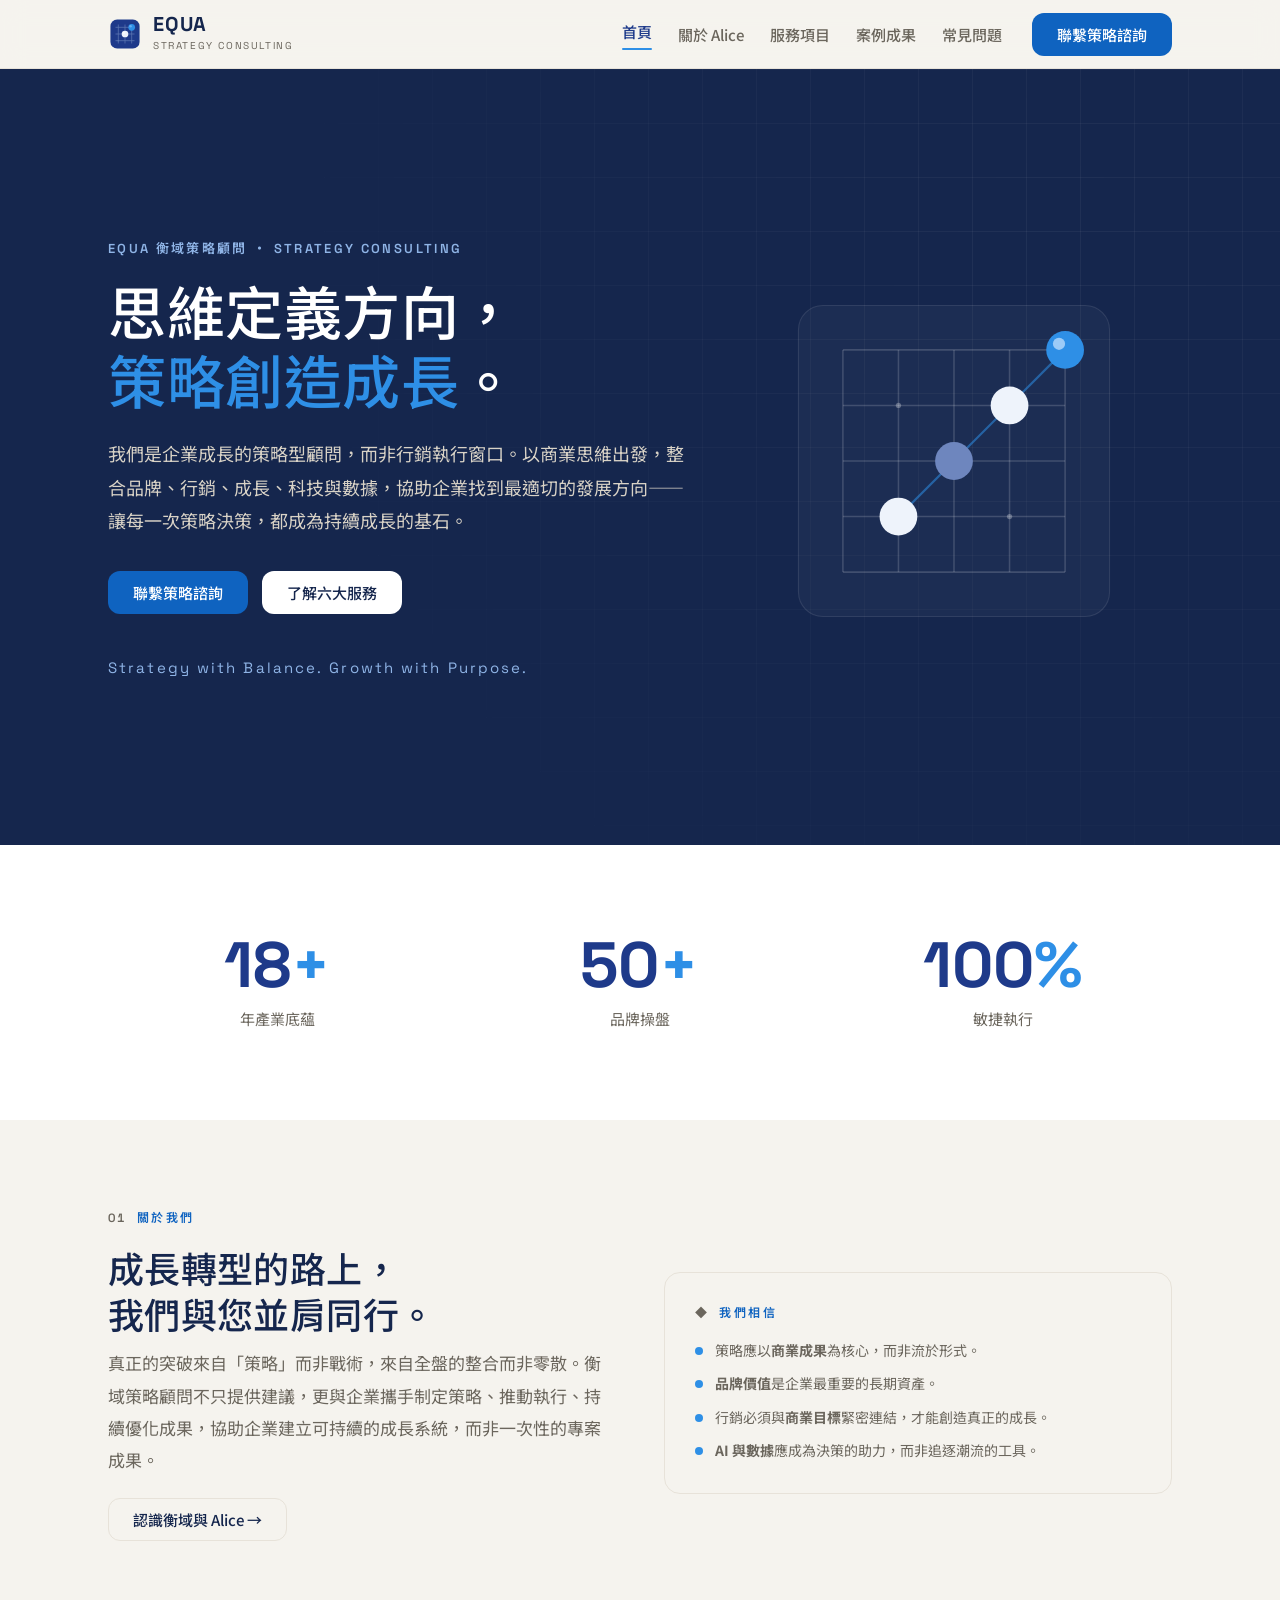
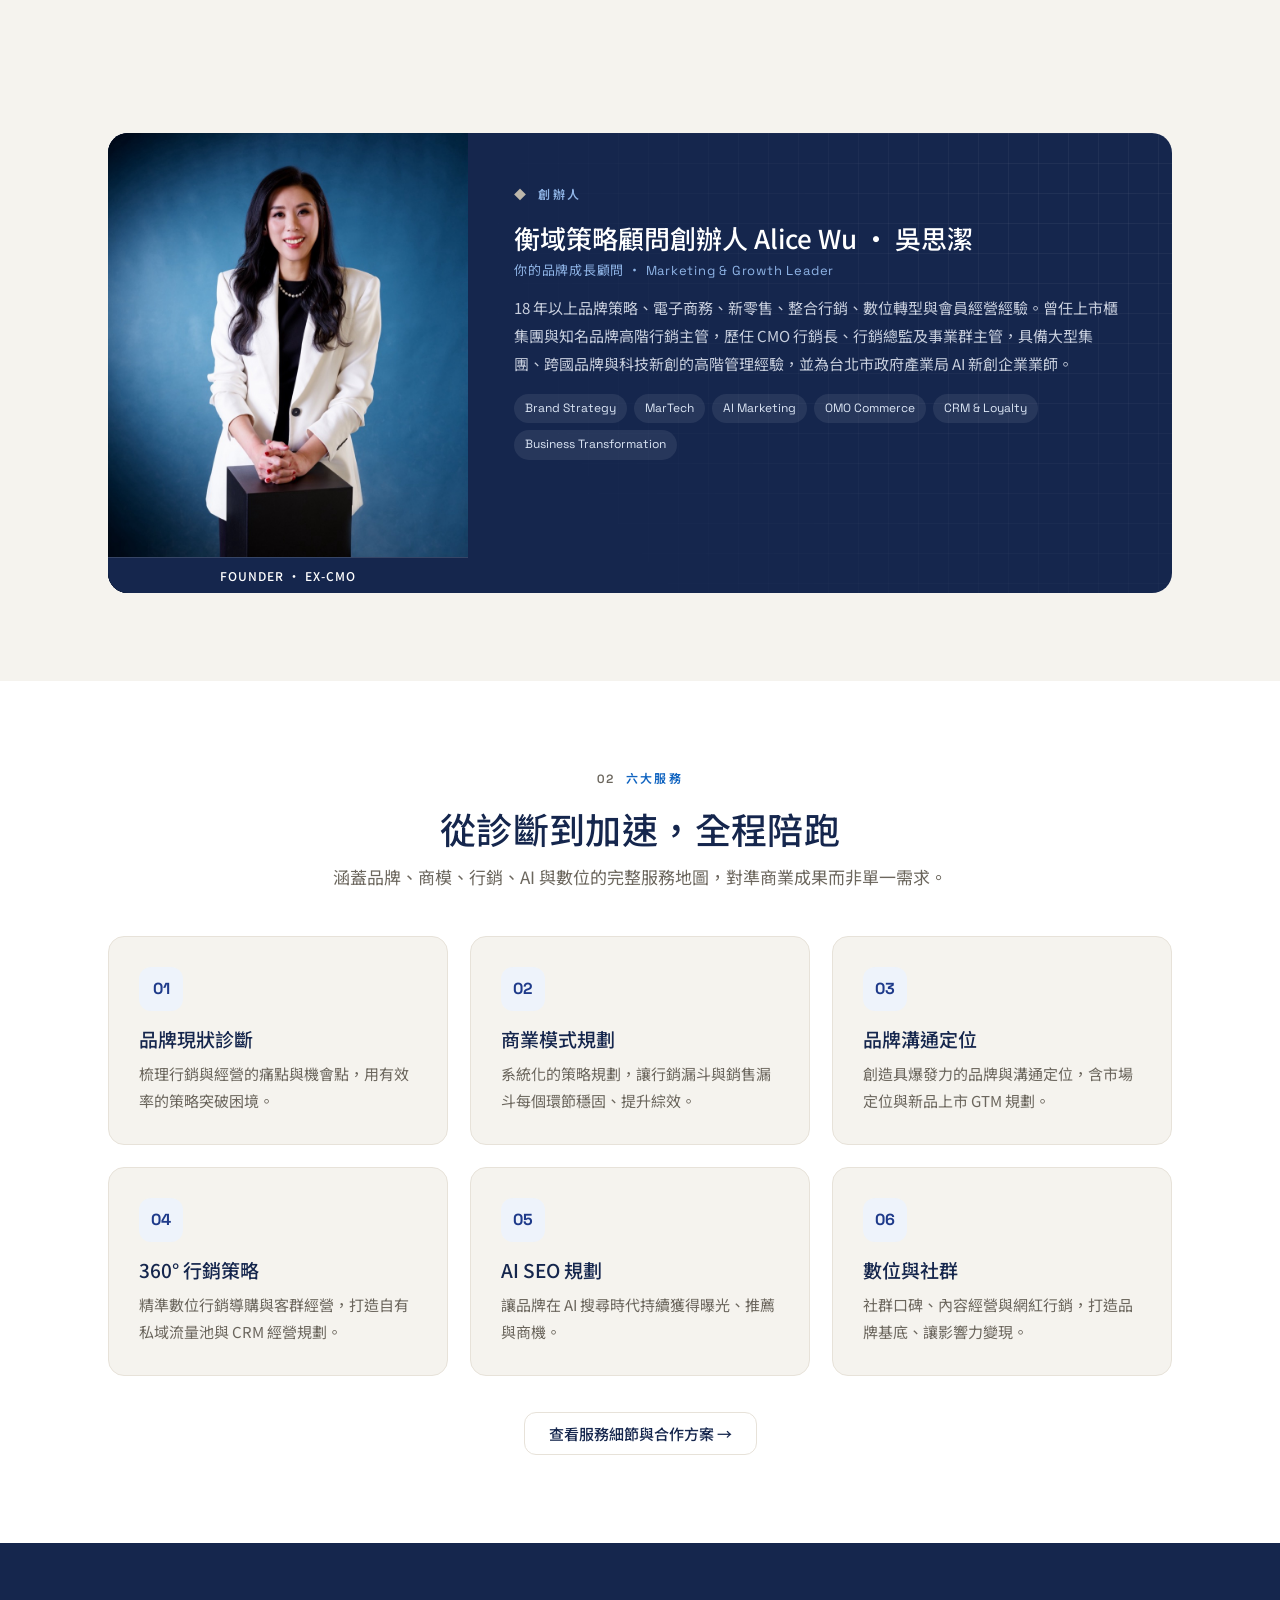
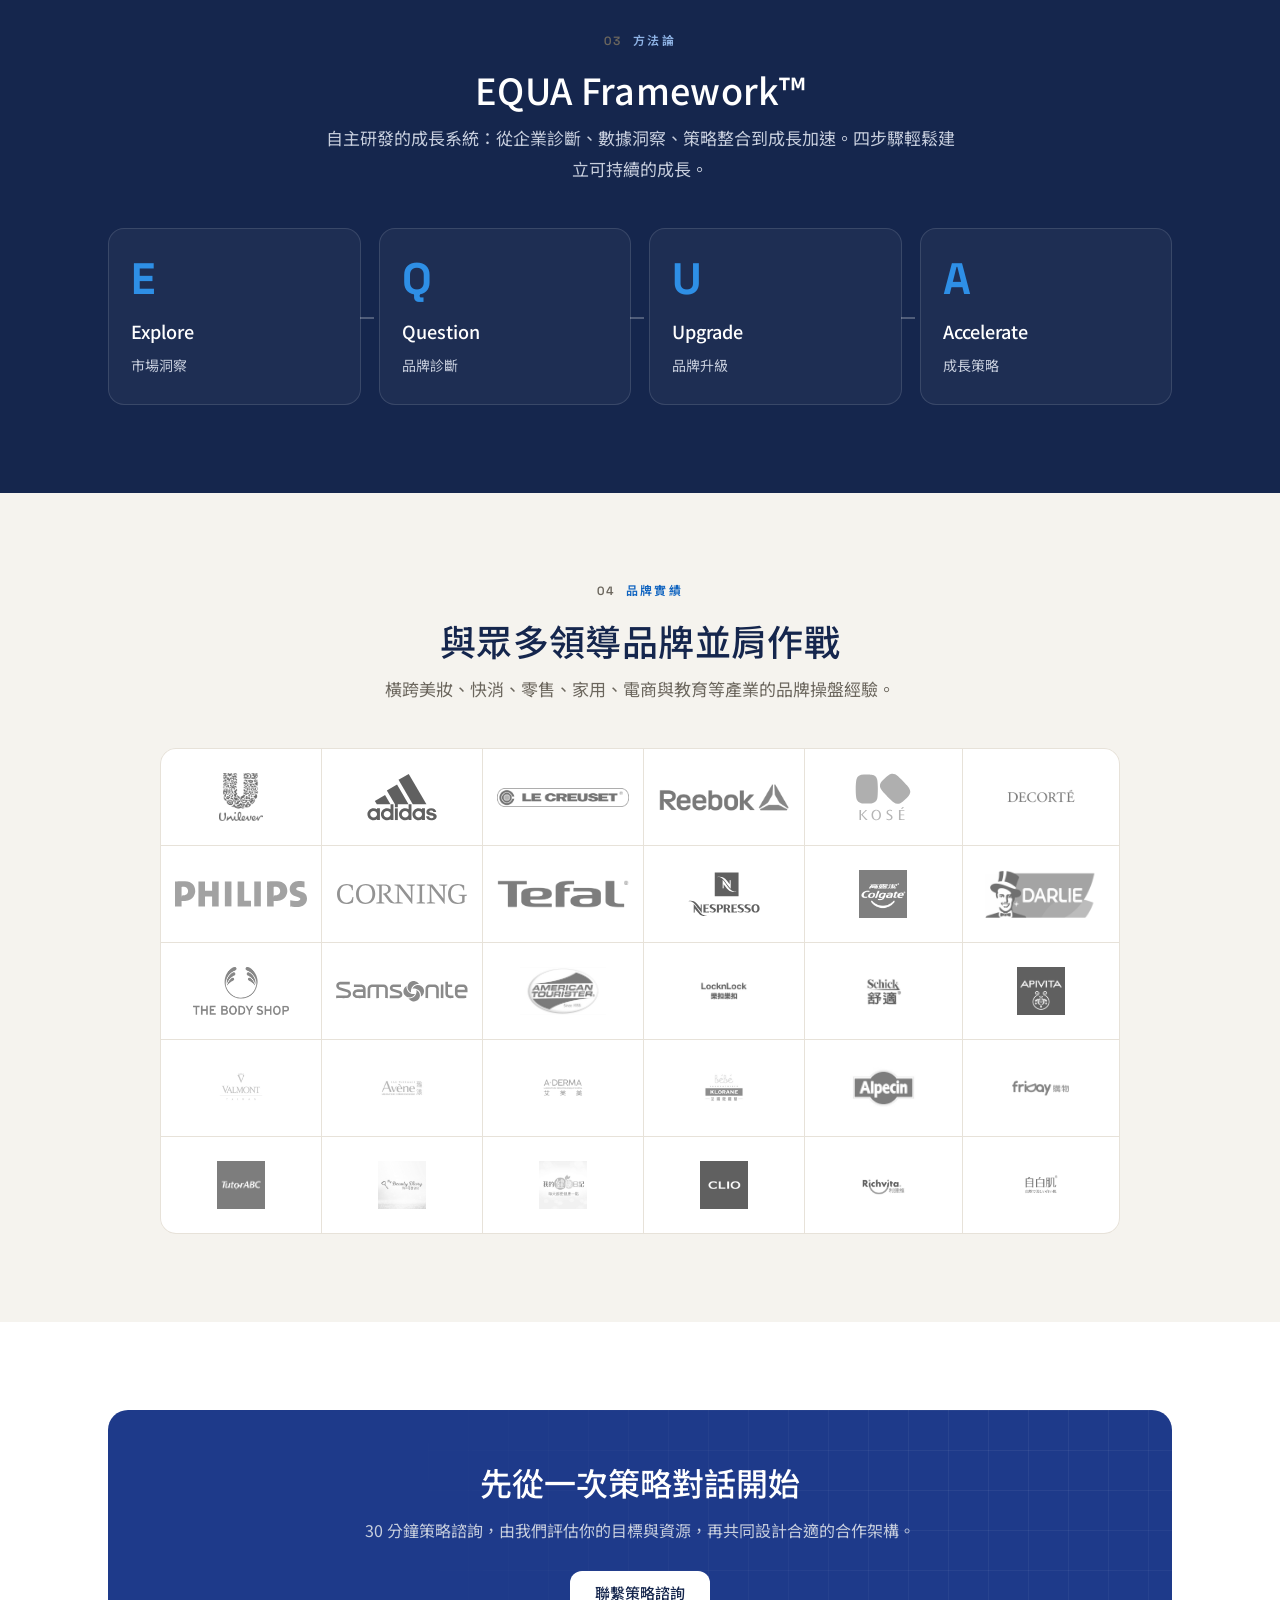
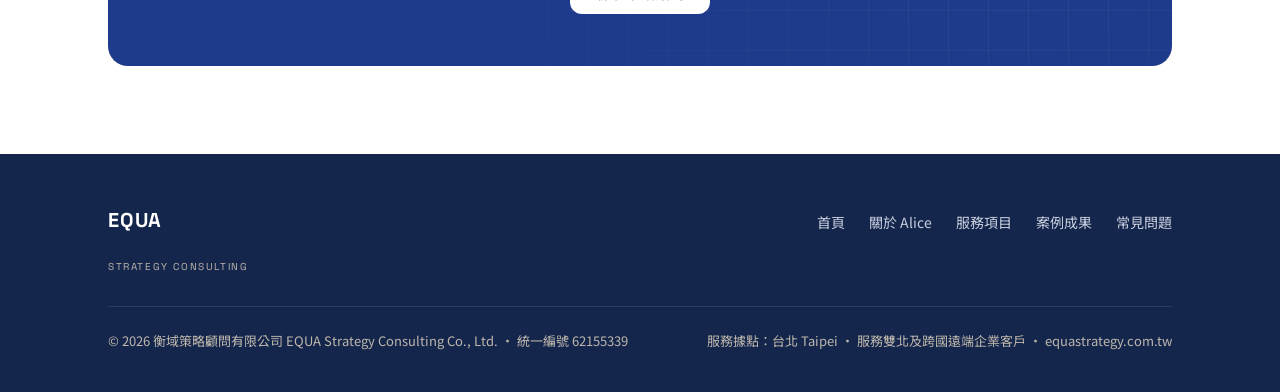
<file: index.html>
<!DOCTYPE html>
<html lang="zh-Hant">
<head>
<meta charset="utf-8">
<meta name="viewport" content="width=device-width, initial-scale=1">
<meta name="google-site-verification" content="EUl-RV4Qm4068jkF2FETwAaDdgEKzDA_7W_vUB2OMtE">
<!-- Google tag (gtag.js) -->
<script async src="https://www.googletagmanager.com/gtag/js?id=G-1GQX1LV662"></script>
<script>
  window.dataLayer = window.dataLayer || [];
  function gtag(){dataLayer.push(arguments);}
  gtag('js', new Date());
  gtag('config', 'G-1GQX1LV662');
</script>
<script>document.documentElement.classList.add('js')</script>
<title>品牌策略顧問與商業轉型專家 | EQUA 衡域策略顧問 - 創辦人 Alice Wu</title>
<meta name="description" content="EQUA 衡域策略顧問由前 CMO 吳思潔 Alice 創辦，專為企業提供商業模式規劃、品牌溝通定位、360°行銷策略及 AI SEO 規劃。我們以商業思維出發，拒絕零散戰術，透過獨家 EQUA Framework™ 協助企業建立可持續的成長系統，突破成長困境。">
<meta name="keywords" content="品牌策略顧問, 商業模式規劃, 數位轉型顧問, 企業成長策略, 行銷策略長, 行銷顧問陪跑, AI 行銷, 衡域策略顧問, Alice Wu 吳思潔">
<link rel="canonical" href="https://equastrategy.com.tw/">
<meta property="og:type" content="website">
<meta property="og:site_name" content="衡域策略顧問 EQUA">
<meta property="og:title" content="品牌策略顧問與商業轉型專家 | EQUA 衡域策略顧問">
<meta property="og:description" content="由前 CMO Alice 吳思潔創辦，提供商業模式規劃、品牌溝通定位、360°行銷策略與 AI SEO，透過 EQUA Framework™ 建立可持續成長系統。">
<meta property="og:url" content="https://equastrategy.com.tw/">
<meta property="og:image" content="https://equastrategy.com.tw/assets/og-image.png">
<meta property="og:image:width" content="1200">
<meta property="og:image:height" content="630">
<meta name="twitter:card" content="summary_large_image">
<link rel="icon" href="assets/logo.svg">
<link rel="preconnect" href="https://fonts.googleapis.com">
<link rel="preconnect" href="https://fonts.gstatic.com" crossorigin>
<link href="https://fonts.googleapis.com/css2?family=Noto+Sans+TC:wght@400;500;700&family=Noto+Serif+TC:wght@400;500;600&family=Space+Grotesk:wght@400;500;600;700&display=swap" rel="stylesheet">
<link rel="stylesheet" href="assets/style.css">
<script type="application/ld+json">
{
  "@context": "https://schema.org",
  "@type": "ConsultingService",
  "name": "EQUA 衡域策略顧問",
  "alternateName": "EQUA Strategy Consulting",
  "image": "https://equastrategy.com.tw/assets/og-image.png",
  "logo": "https://equastrategy.com.tw/assets/logo.svg",
  "url": "https://equastrategy.com.tw/",
  "email": "Alice.wu1014@gmail.com",
  "address": { "@type": "PostalAddress", "addressLocality": "Taipei", "addressCountry": "TW" },
  "areaServed": "TW",
  "description": "EQUA 衡域策略顧問由前 CMO 吳思潔 Alice 創辦，是企業成長的策略型顧問。提供品牌現狀診斷、商業模式規劃、品牌溝通定位、360°行銷策略及 AI SEO 規劃等高階顧問服務。",
  "founder": { "@type": "Person", "name": "吳思潔 Alice Wu", "jobTitle": "Founder & Principal Consultant" },
  "provider": { "@type": "Person", "name": "吳思潔", "jobTitle": "Founder & Principal Consultant" }
}
</script>
</head>
<body>

<header class="site-header"><div class="wrap">
  <a class="brand" href="index.html">
    <img src="assets/logo.svg" alt="EQUA 衡域策略顧問標誌">
    <span><span class="bt">EQUA</span><span class="bs">Strategy Consulting</span></span>
  </a>
  <button class="nav-toggle" aria-label="開啟選單" aria-controls="nav" aria-expanded="false">☰</button>
  <nav class="nav" id="nav">
    <a href="index.html" class="active">首頁</a>
    <a href="about.html">關於 Alice</a>
    <a href="services.html">服務項目</a>
    <a href="cases.html">案例成果</a>
    <a href="contact.html">常見問題</a>
    <a href="mailto:Alice.wu1014@gmail.com?subject=%E9%A0%90%E7%B4%84%E7%AD%96%E7%95%A5%E8%AB%AE%E8%A9%A2%20-%20%E8%A1%A1%E5%9F%9F%E7%AD%96%E7%95%A5%E9%A1%A7%E5%95%8F" class="btn btn-accent nav-cta">聯繫策略諮詢</a>
  </nav>
</div></header>

<section class="hero"><div class="wrap">
  <div class="hero-copy">
    <h1><span class="h1-brand">EQUA 衡域策略顧問 ・ Strategy Consulting</span>思維定義方向，<br><span class="hl">策略創造成長</span>。</h1>
    <p class="lead">我們是企業成長的策略型顧問，而非行銷執行窗口。以商業思維出發，整合品牌、行銷、成長、科技與數據，協助企業找到最適切的發展方向——讓每一次策略決策，都成為持續成長的基石。</p>
    <div class="cta-row">
      <a href="mailto:Alice.wu1014@gmail.com?subject=%E9%A0%90%E7%B4%84%E7%AD%96%E7%95%A5%E8%AB%AE%E8%A9%A2%20-%20%E8%A1%A1%E5%9F%9F%E7%AD%96%E7%95%A5%E9%A1%A7%E5%95%8F" class="btn btn-accent">聯繫策略諮詢</a>
      <a href="services.html" class="btn btn-light">了解六大服務</a>
    </div>
    <div class="hero-en">Strategy with Balance. Growth with Purpose.</div>
  </div>
  <div class="hero-art" aria-hidden="true">
    <svg viewBox="0 0 360 360" xmlns="http://www.w3.org/2000/svg">
      <rect x="40" y="40" width="280" height="280" rx="22" fill="rgba(255,255,255,0.03)" stroke="rgba(255,255,255,0.10)"/>
      <g stroke="rgba(255,255,255,0.16)" stroke-width="1.4">
        <line x1="80" y1="80" x2="80" y2="280"/><line x1="130" y1="80" x2="130" y2="280"/><line x1="180" y1="80" x2="180" y2="280"/><line x1="230" y1="80" x2="230" y2="280"/><line x1="280" y1="80" x2="280" y2="280"/>
        <line x1="80" y1="80" x2="280" y2="80"/><line x1="80" y1="130" x2="280" y2="130"/><line x1="80" y1="180" x2="280" y2="180"/><line x1="80" y1="230" x2="280" y2="230"/><line x1="80" y1="280" x2="280" y2="280"/>
      </g>
      <g fill="rgba(255,255,255,0.28)"><circle cx="130" cy="130" r="2.4"/><circle cx="230" cy="230" r="2.4"/><circle cx="180" cy="180" r="2.4"/></g>
      <line class="go-line" x1="130" y1="230" x2="280" y2="80" stroke="#2E8FE6" stroke-width="2" opacity="0.55"/>
      <circle class="go-stone" cx="130" cy="230" r="17" fill="#EEF3FB"/>
      <circle class="go-stone s2" cx="180" cy="180" r="17" fill="#6E86BE"/>
      <circle class="go-stone s3" cx="230" cy="130" r="17" fill="#EEF3FB"/>
      <circle class="go-pulse" cx="280" cy="80" r="17" fill="none" stroke="#2E8FE6" stroke-width="2"/>
      <circle class="go-key" cx="280" cy="80" r="17" fill="#2E8FE6"/>
      <circle class="go-key" cx="274.5" cy="74.5" r="5.5" fill="#9CCBF7" opacity="0.7"/>
    </svg>
  </div>
</div></section>

<!-- 數字 -->
<section class="sec-alt"><div class="wrap">
  <div class="numbers">
    <div class="reveal d1"><div class="n"><span data-to="18">18</span><span class="u">+</span></div><div class="t">年產業底蘊</div></div>
    <div class="reveal d2"><div class="n"><span data-to="50">50</span><span class="u">+</span></div><div class="t">品牌操盤</div></div>
    <div class="reveal d3"><div class="n"><span data-to="100">100</span><span class="u">%</span></div><div class="t">敏捷執行</div></div>
  </div>
</div></section>

<!-- 關於摘要 -->
<section><div class="wrap grid-2" style="align-items:center;gap:48px">
  <div class="reveal">
    <div class="eyebrow"><span class="no">01</span> 關於我們</div>
    <h2 class="sec-title">成長轉型的路上，<br>我們與您並肩同行。</h2>
    <p class="mt-lead">真正的突破來自「策略」而非戰術，來自全盤的整合而非零散。衡域策略顧問不只提供建議，更與企業攜手制定策略、推動執行、持續優化成果，協助企業建立可持續的成長系統，而非一次性的專案成果。</p>
    <p style="margin-top:22px"><a href="about.html" class="btn btn-ghost">認識衡域與 Alice →</a></p>
  </div>
  <div class="card reveal d2" style="background:var(--paper)">
    <div class="eyebrow"><span class="no">◆</span> 我們相信</div>
    <ul>
      <li>策略應以<strong>商業成果</strong>為核心，而非流於形式。</li>
      <li><strong>品牌價值</strong>是企業最重要的長期資產。</li>
      <li>行銷必須與<strong>商業目標</strong>緊密連結，才能創造真正的成長。</li>
      <li><strong>AI 與數據</strong>應成為決策的助力，而非追逐潮流的工具。</li>
    </ul>
  </div>
</div></section>

<!-- 創辦人 -->
<section><div class="wrap">
  <div class="founder reveal">
    <div class="avatar"><img src="assets/alice-wu.jpg" alt="衡域策略顧問創辦人兼高階品牌行銷顧問 Alice Wu 吳思潔 (前上市櫃集團 CMO)" width="880" height="1173" loading="lazy" decoding="async"><span class="badge">FOUNDER ・ EX-CMO</span></div>
    <div>
      <div class="eyebrow" style="color:#8FB4E6"><span class="no" style="color:var(--mist)">◆</span> 創辦人</div>
      <h3 style="font-size:26px">衡域策略顧問創辦人 Alice Wu ・ 吳思潔</h3>
      <div class="role">你的品牌成長顧問 ・ Marketing &amp; Growth Leader</div>
      <p class="bio">18 年以上品牌策略、電子商務、新零售、整合行銷、數位轉型與會員經營經驗。曾任上市櫃集團與知名品牌高階行銷主管，歷任 CMO 行銷長、行銷總監及事業群主管，具備大型集團、跨國品牌與科技新創的高階管理經驗，並為台北市政府產業局 AI 新創企業業師。</p>
      <div class="tags"><span>Brand Strategy</span><span>MarTech</span><span>AI Marketing</span><span>OMO Commerce</span><span>CRM &amp; Loyalty</span><span>Business Transformation</span></div>
    </div>
  </div>
</div></section>

<!-- 六大服務 preview -->
<section class="sec-alt"><div class="wrap">
  <div class="center reveal">
    <div class="eyebrow"><span class="no">02</span> 六大服務</div>
    <h2 class="sec-title">從診斷到加速，全程陪跑</h2>
    <p class="sec-lead">涵蓋品牌、商模、行銷、AI 與數位的完整服務地圖，對準商業成果而非單一需求。</p>
  </div>
  <div class="grid-3">
    <div class="card reveal d1"><div class="ic">01</div><h3>品牌現狀診斷</h3><p>梳理行銷與經營的痛點與機會點，用有效率的策略突破困境。</p></div>
    <div class="card reveal d2"><div class="ic">02</div><h3>商業模式規劃</h3><p>系統化的策略規劃，讓行銷漏斗與銷售漏斗每個環節穩固、提升綜效。</p></div>
    <div class="card reveal d3"><div class="ic">03</div><h3>品牌溝通定位</h3><p>創造具爆發力的品牌與溝通定位，含市場定位與新品上市 GTM 規劃。</p></div>
    <div class="card reveal d1"><div class="ic">04</div><h3>360° 行銷策略</h3><p>精準數位行銷導購與客群經營，打造自有私域流量池與 CRM 經營規劃。</p></div>
    <div class="card reveal d2"><div class="ic">05</div><h3>AI SEO 規劃</h3><p>讓品牌在 AI 搜尋時代持續獲得曝光、推薦與商機。</p></div>
    <div class="card reveal d3"><div class="ic">06</div><h3>數位與社群</h3><p>社群口碑、內容經營與網紅行銷，打造品牌基底、讓影響力變現。</p></div>
  </div>
  <div class="center reveal" style="margin-top:36px"><a href="services.html" class="btn btn-ghost">查看服務細節與合作方案 →</a></div>
</div></section>

<!-- EQUA Framework -->
<section class="sec-ink"><div class="wrap">
  <div class="center reveal">
    <div class="eyebrow"><span class="no">03</span> 方法論</div>
    <h2 class="sec-title">EQUA Framework™</h2>
    <p class="sec-lead">自主研發的成長系統：從企業診斷、數據洞察、策略整合到成長加速。四步驟輕鬆建立可持續的成長。</p>
  </div>
  <div class="framework">
    <div class="fw reveal d1"><div class="l">E</div><div class="t">Explore</div><div class="d">市場洞察</div></div>
    <div class="fw reveal d2"><div class="l">Q</div><div class="t">Question</div><div class="d">品牌診斷</div></div>
    <div class="fw reveal d3"><div class="l">U</div><div class="t">Upgrade</div><div class="d">品牌升級</div></div>
    <div class="fw reveal d4"><div class="l">A</div><div class="t">Accelerate</div><div class="d">成長策略</div></div>
  </div>
</div></section>

<!-- 品牌牆 -->
<section><div class="wrap center">
  <div class="reveal">
    <div class="eyebrow" style="justify-content:center"><span class="no">04</span> 品牌實績</div>
    <h2 class="sec-title">與眾多領導品牌並肩作戰</h2>
    <p class="sec-lead" style="margin-left:auto;margin-right:auto">橫跨美妝、快消、零售、家用、電商與教育等產業的品牌操盤經驗。</p>
  </div>
  <div class="logowall reveal">
    <div class="cell"><img src="assets/brands/unilever.png" alt="Unilever 聯合利華" loading="lazy"></div>
    <div class="cell"><img src="assets/brands/adidas.svg" alt="adidas 愛迪達" loading="lazy"></div>
    <div class="cell"><img src="assets/brands/lecreuset.png" alt="Le Creuset" loading="lazy"></div>
    <div class="cell"><img src="assets/brands/reebok.png" alt="Reebok" loading="lazy"></div>
    <div class="cell"><img src="assets/brands/kose.svg" alt="KOSÉ 高絲" loading="lazy"></div>
    <div class="cell"><img src="assets/brands/decorte.png" alt="DECORTÉ 黛珂" loading="lazy"></div>
    <div class="cell"><img src="assets/brands/philips.svg" alt="Philips 飛利浦" loading="lazy"></div>
    <div class="cell"><img src="assets/brands/corning.svg" alt="Corning 康寧" loading="lazy"></div>
    <div class="cell"><img src="assets/brands/tefal.png" alt="Tefal 特福" loading="lazy"></div>
    <div class="cell"><img src="assets/brands/nespresso.svg" alt="Nespresso" loading="lazy"></div>
    <div class="cell"><img src="assets/brands/colgate.png" alt="Colgate 高露潔" loading="lazy"></div>
    <div class="cell"><img src="assets/brands/darlie.png" alt="Darlie 好來" loading="lazy"></div>
    <div class="cell"><img src="assets/brands/thebodyshop.png" alt="The Body Shop" loading="lazy"></div>
    <div class="cell"><img src="assets/brands/samsonite.svg" alt="Samsonite" loading="lazy"></div>
    <div class="cell"><img src="assets/brands/americantourister.png" alt="American Tourister" loading="lazy"></div>
    <div class="cell"><img src="assets/brands/locknlock.png" alt="Lock&amp;Lock 樂扣" loading="lazy"></div>
    <div class="cell"><img src="assets/brands/schick.jpg" alt="Schick 舒適" loading="lazy"></div>
    <div class="cell"><img src="assets/brands/apivita.png" alt="Apivita" loading="lazy"></div>
    <div class="cell"><img src="assets/brands/valmont.jpg" alt="Valmont" loading="lazy"></div>
    <div class="cell"><img src="assets/brands/avene.jpg" alt="Avène 雅漾" loading="lazy"></div>
    <div class="cell"><img src="assets/brands/aderma.jpg" alt="A-Derma 艾芙美" loading="lazy"></div>
    <div class="cell"><img src="assets/brands/klorane.jpg" alt="Klorane 蔻羅蘭" loading="lazy"></div>
    <div class="cell"><img src="assets/brands/sofina.png" alt="沃膚" loading="lazy"></div>
    <div class="cell"><img src="assets/brands/friday.png" alt="遠傳 friDay 購物" loading="lazy"></div>
    <div class="cell"><img src="assets/brands/tutorabc.png" alt="TutorABC" loading="lazy"></div>
    <div class="cell"><img src="assets/brands/mybeauty.jpg" alt="我的美麗日記" loading="lazy"></div>
    <div class="cell"><img src="assets/brands/myhealth.jpg" alt="我的健康日記" loading="lazy"></div>
    <div class="cell"><img src="assets/brands/clio.jpg" alt="CLIO" loading="lazy"></div>
    <div class="cell"><img src="assets/brands/ljw.jpg" alt="利捷維" loading="lazy"></div>
    <div class="cell"><img src="assets/brands/zibaiji.jpg" alt="自白肌" loading="lazy"></div>
  </div>
</div></section>

<!-- CTA -->
<section class="sec-alt"><div class="wrap">
  <div class="cta-band reveal">
    <h2>先從一次策略對話開始</h2>
    <p>30 分鐘策略諮詢，由我們評估你的目標與資源，再共同設計合適的合作架構。</p>
    <a href="mailto:Alice.wu1014@gmail.com?subject=%E9%A0%90%E7%B4%84%E7%AD%96%E7%95%A5%E8%AB%AE%E8%A9%A2%20-%20%E8%A1%A1%E5%9F%9F%E7%AD%96%E7%95%A5%E9%A1%A7%E5%95%8F" class="btn btn-light">聯繫策略諮詢</a>
  </div>
</div></section>

<footer class="site-footer"><div class="wrap">
  <div class="top">
    <div class="brand">
      <span><span class="bt" style="font-family:var(--mono);font-weight:700;font-size:20px">EQUA</span><br><span class="bs">Strategy Consulting</span></span>
    </div>
    <nav class="fnav">
      <a href="index.html">首頁</a><a href="about.html">關於 Alice</a><a href="services.html">服務項目</a><a href="cases.html">案例成果</a><a href="contact.html">常見問題</a>
    </nav>
  </div>
  <div class="bottom">
    <span>© 2026 衡域策略顧問有限公司 EQUA Strategy Consulting Co., Ltd. ・ 統一編號 62155339</span>
    <span>服務據點：台北 Taipei ・ 服務雙北及跨國遠端企業客戶 ・ equastrategy.com.tw</span>
  </div>
</div></footer>

<script src="assets/nav.js"></script>
</body>
</html>
</file>
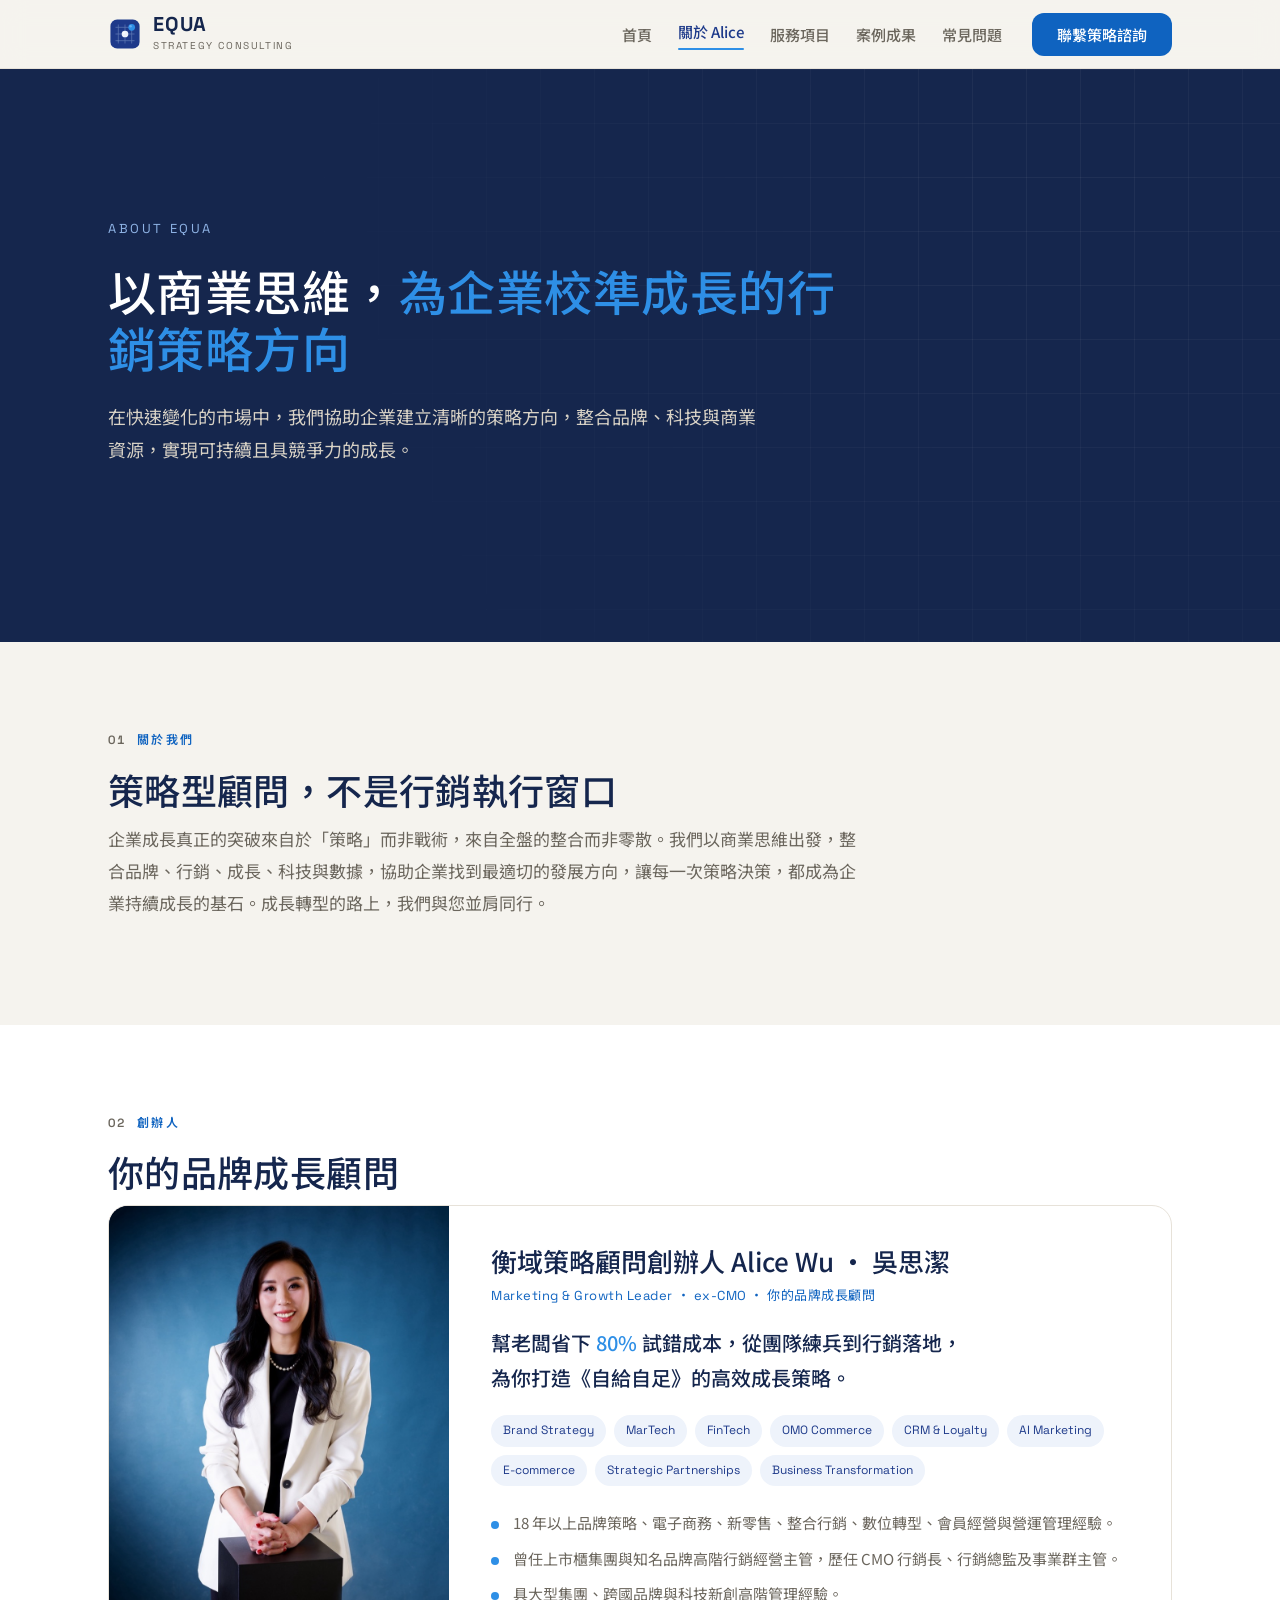
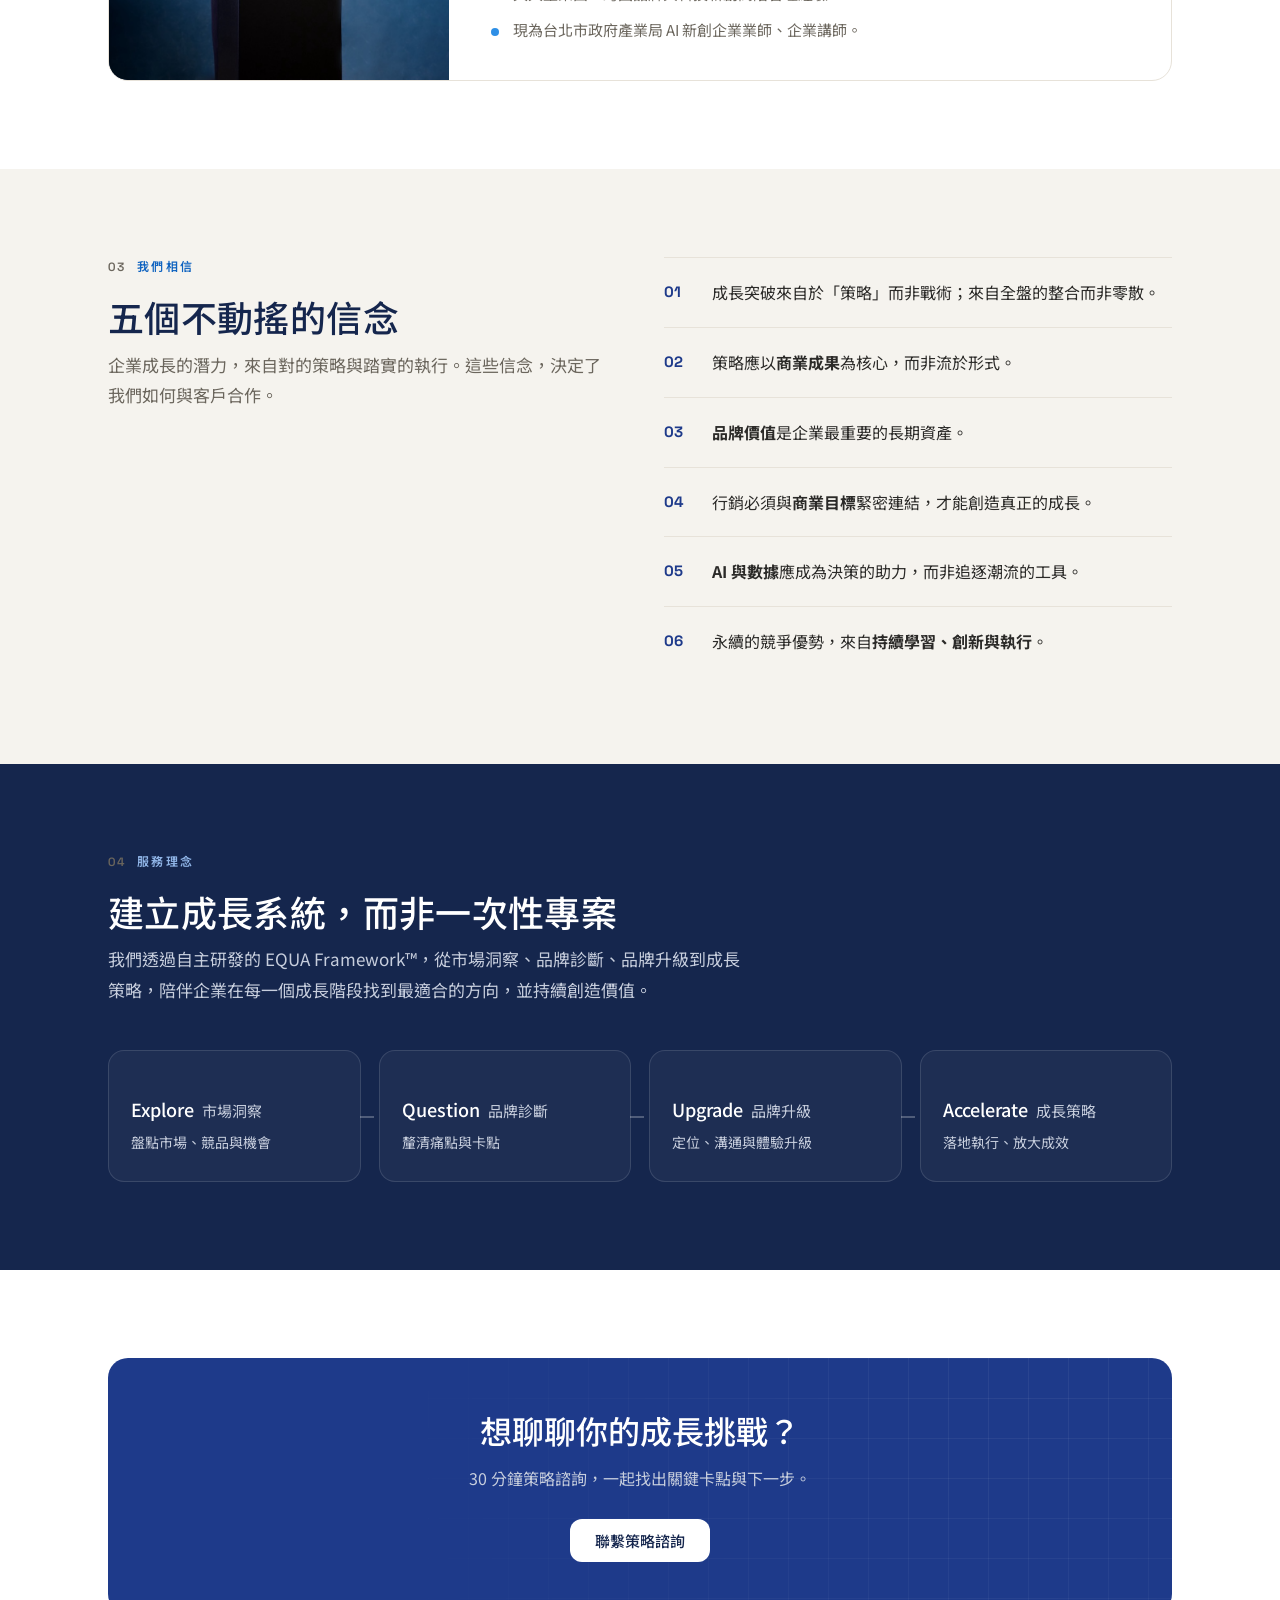
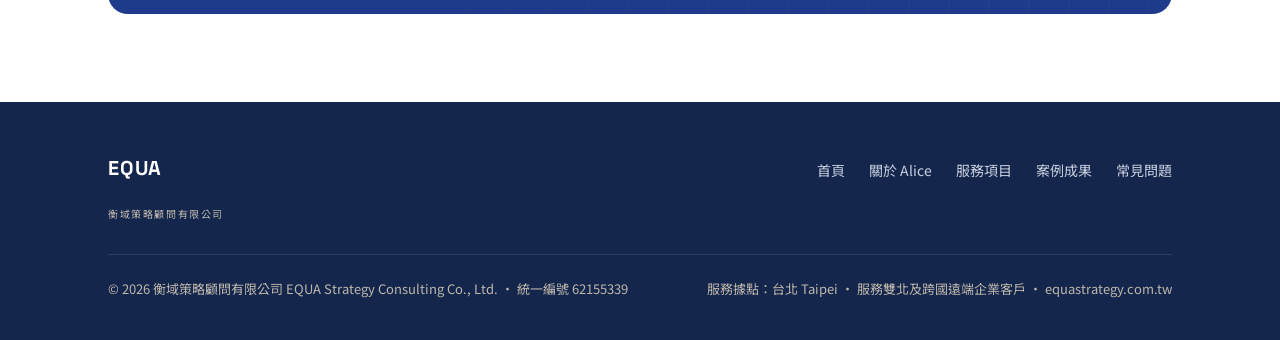
<file: about.html>
<!DOCTYPE html>
<html lang="zh-Hant">
<head>
<meta charset="utf-8">
<meta name="viewport" content="width=device-width, initial-scale=1">
<meta name="google-site-verification" content="EUl-RV4Qm4068jkF2FETwAaDdgEKzDA_7W_vUB2OMtE">
<!-- Google tag (gtag.js) -->
<script async src="https://www.googletagmanager.com/gtag/js?id=G-1GQX1LV662"></script>
<script>
  window.dataLayer = window.dataLayer || [];
  function gtag(){dataLayer.push(arguments);}
  gtag('js', new Date());
  gtag('config', 'G-1GQX1LV662');
</script>
<script>document.documentElement.classList.add('js')</script>
<title>關於我們｜衡域策略顧問 EQUA</title>
<meta name="description" content="衡域策略顧問的信念、服務理念與 EQUA Framework™。創辦人 Alice Wu（吳思潔）擁有 18 年以上品牌策略、數位轉型與整合行銷的高階管理經驗。">
<link rel="canonical" href="https://equastrategy.com.tw/about.html">
<meta property="og:type" content="website">
<meta property="og:site_name" content="衡域策略顧問 EQUA">
<meta property="og:title" content="關於我們｜衡域策略顧問 EQUA">
<meta property="og:description" content="衡域策略顧問的信念、服務理念與 EQUA Framework™，以及創辦人 Alice Wu 的經歷。">
<meta property="og:url" content="https://equastrategy.com.tw/about.html">
<meta property="og:image" content="https://equastrategy.com.tw/assets/og-image.png">
<meta property="og:image:width" content="1200">
<meta property="og:image:height" content="630">
<meta name="twitter:card" content="summary_large_image">
<link rel="icon" href="assets/logo.svg">
<link rel="preconnect" href="https://fonts.googleapis.com">
<link rel="preconnect" href="https://fonts.gstatic.com" crossorigin>
<link href="https://fonts.googleapis.com/css2?family=Noto+Sans+TC:wght@400;500;700&family=Noto+Serif+TC:wght@400;500;600&family=Space+Grotesk:wght@400;500;600;700&display=swap" rel="stylesheet">
<link rel="stylesheet" href="assets/style.css">
</head>
<body>

<header class="site-header"><div class="wrap">
  <a class="brand" href="index.html">
    <img src="assets/logo.svg" alt="EQUA 衡域策略顧問標誌">
    <span><span class="bt">EQUA</span><span class="bs">Strategy Consulting</span></span>
  </a>
  <button class="nav-toggle" aria-label="開啟選單" aria-controls="nav" aria-expanded="false">☰</button>
  <nav class="nav" id="nav">
    <a href="index.html">首頁</a>
    <a href="about.html" class="active">關於 Alice</a>
    <a href="services.html">服務項目</a>
    <a href="cases.html">案例成果</a>
    <a href="contact.html">常見問題</a>
    <a href="mailto:Alice.wu1014@gmail.com?subject=%E9%A0%90%E7%B4%84%E7%AD%96%E7%95%A5%E8%AB%AE%E8%A9%A2%20-%20%E8%A1%A1%E5%9F%9F%E7%AD%96%E7%95%A5%E9%A1%A7%E5%95%8F" class="btn btn-accent nav-cta">聯繫策略諮詢</a>
  </nav>
</div></header>

<!-- page hero -->
<section class="hero"><div class="wrap" style="padding-top:60px;padding-bottom:54px">
  <div class="hero-eyebrow">About EQUA</div>
  <h1 style="font-size:clamp(30px,4.4vw,48px)">以商業思維，<span class="hl">為企業校準成長的行銷策略方向</span></h1>
  <p class="lead">在快速變化的市場中，我們協助企業建立清晰的策略方向，整合品牌、科技與商業資源，實現可持續且具競爭力的成長。</p>
</div></section>

<!-- 關於我們 -->
<section><div class="wrap">
  <div class="eyebrow"><span class="no">01</span> 關於我們</div>
  <h2 class="sec-title">策略型顧問，不是行銷執行窗口</h2>
  <p class="mt-lead" style="max-width:760px">企業成長真正的突破來自於「策略」而非戰術，來自全盤的整合而非零散。我們以商業思維出發，整合品牌、行銷、成長、科技與數據，協助企業找到最適切的發展方向，讓每一次策略決策，都成為企業持續成長的基石。成長轉型的路上，我們與您並肩同行。</p>
</div></section>

<!-- 創辦人 Alice -->
<section class="sec-alt"><div class="wrap">
  <div class="eyebrow"><span class="no">02</span> 創辦人</div>
  <h2 class="sec-title">你的品牌成長顧問</h2>
  <div class="founder-full reveal">
    <div class="ff-photo"><img src="assets/alice-wu.jpg" alt="衡域策略顧問創辦人兼高階品牌行銷顧問 Alice Wu 吳思潔 (前上市櫃集團 CMO)" width="880" height="1173" loading="lazy" decoding="async"></div>
    <div class="ff-body">
      <h3>衡域策略顧問創辦人 Alice Wu ・ 吳思潔</h3>
      <div class="ff-role">Marketing &amp; Growth Leader ・ ex-CMO ・ 你的品牌成長顧問</div>
      <p class="ff-hook">幫老闆省下 <em>80%</em> 試錯成本，從團隊練兵到行銷落地，<br>為你打造《自給自足》的高效成長策略。</p>
      <div class="tags">
        <span>Brand Strategy</span><span>MarTech</span><span>FinTech</span><span>OMO Commerce</span><span>CRM &amp; Loyalty</span><span>AI Marketing</span><span>E-commerce</span><span>Strategic Partnerships</span><span>Business Transformation</span>
      </div>
      <ul class="ff-list">
        <li>18 年以上品牌策略、電子商務、新零售、整合行銷、數位轉型、會員經營與營運管理經驗。</li>
        <li>曾任上市櫃集團與知名品牌高階行銷經營主管，歷任 CMO 行銷長、行銷總監及事業群主管。</li>
        <li>具大型集團、跨國品牌與科技新創高階管理經驗。</li>
        <li>現為台北市政府產業局 AI 新創企業業師、企業講師。</li>
      </ul>
    </div>
  </div>
</div></section>

<!-- 我們相信 -->
<section><div class="wrap grid-2" style="gap:48px">
  <div>
    <div class="eyebrow"><span class="no">03</span> 我們相信</div>
    <h2 class="sec-title">五個不動搖的信念</h2>
    <p class="sec-lead">企業成長的潛力，來自對的策略與踏實的執行。這些信念，決定了我們如何與客戶合作。</p>
  </div>
  <ul class="beliefs">
    <li><span>成長突破來自於「策略」而非戰術；來自全盤的整合而非零散。</span></li>
    <li><span>策略應以<strong>商業成果</strong>為核心，而非流於形式。</span></li>
    <li><span><strong>品牌價值</strong>是企業最重要的長期資產。</span></li>
    <li><span>行銷必須與<strong>商業目標</strong>緊密連結，才能創造真正的成長。</span></li>
    <li><span><strong>AI 與數據</strong>應成為決策的助力，而非追逐潮流的工具。</span></li>
    <li><span>永續的競爭優勢，來自<strong>持續學習、創新與執行</strong>。</span></li>
  </ul>
</div></section>

<!-- 服務理念 + Framework -->
<section class="sec-ink"><div class="wrap">
  <div class="eyebrow"><span class="no">04</span> 服務理念</div>
  <h2 class="sec-title">建立成長系統，而非一次性專案</h2>
  <p class="sec-lead">我們透過自主研發的 EQUA Framework™，從市場洞察、品牌診斷、品牌升級到成長策略，陪伴企業在每一個成長階段找到最適合的方向，並持續創造價值。</p>
  <div class="framework" style="margin-top:20px">
    <div class="fw reveal"><div class="t">Explore <span class="tc">市場洞察</span></div><div class="d">盤點市場、競品與機會</div></div>
    <div class="fw reveal"><div class="t">Question <span class="tc">品牌診斷</span></div><div class="d">釐清痛點與卡點</div></div>
    <div class="fw reveal"><div class="t">Upgrade <span class="tc">品牌升級</span></div><div class="d">定位、溝通與體驗升級</div></div>
    <div class="fw reveal"><div class="t">Accelerate <span class="tc">成長策略</span></div><div class="d">落地執行、放大成效</div></div>
  </div>
</div></section>

<!-- CTA -->
<section class="sec-alt"><div class="wrap">
  <div class="cta-band">
    <h2>想聊聊你的成長挑戰？</h2>
    <p>30 分鐘策略諮詢，一起找出關鍵卡點與下一步。</p>
    <a href="mailto:Alice.wu1014@gmail.com?subject=%E9%A0%90%E7%B4%84%E7%AD%96%E7%95%A5%E8%AB%AE%E8%A9%A2%20-%20%E8%A1%A1%E5%9F%9F%E7%AD%96%E7%95%A5%E9%A1%A7%E5%95%8F" class="btn btn-light">聯繫策略諮詢</a>
  </div>
</div></section>

<footer class="site-footer"><div class="wrap">
  <div class="top">
    <div class="brand"><span><span class="bt" style="font-family:var(--mono);font-weight:700;font-size:20px">EQUA</span><br><span class="bs">衡域策略顧問有限公司</span></span></div>
    <nav class="fnav"><a href="index.html">首頁</a><a href="about.html">關於 Alice</a><a href="services.html">服務項目</a><a href="cases.html">案例成果</a><a href="contact.html">常見問題</a></nav>
  </div>
  <div class="bottom">
    <span>© 2026 衡域策略顧問有限公司 EQUA Strategy Consulting Co., Ltd. ・ 統一編號 62155339</span>
    <span>服務據點：台北 Taipei ・ 服務雙北及跨國遠端企業客戶 ・ equastrategy.com.tw</span>
  </div>
</div></footer>

<script src="assets/nav.js"></script>
</body>
</html>
</file>
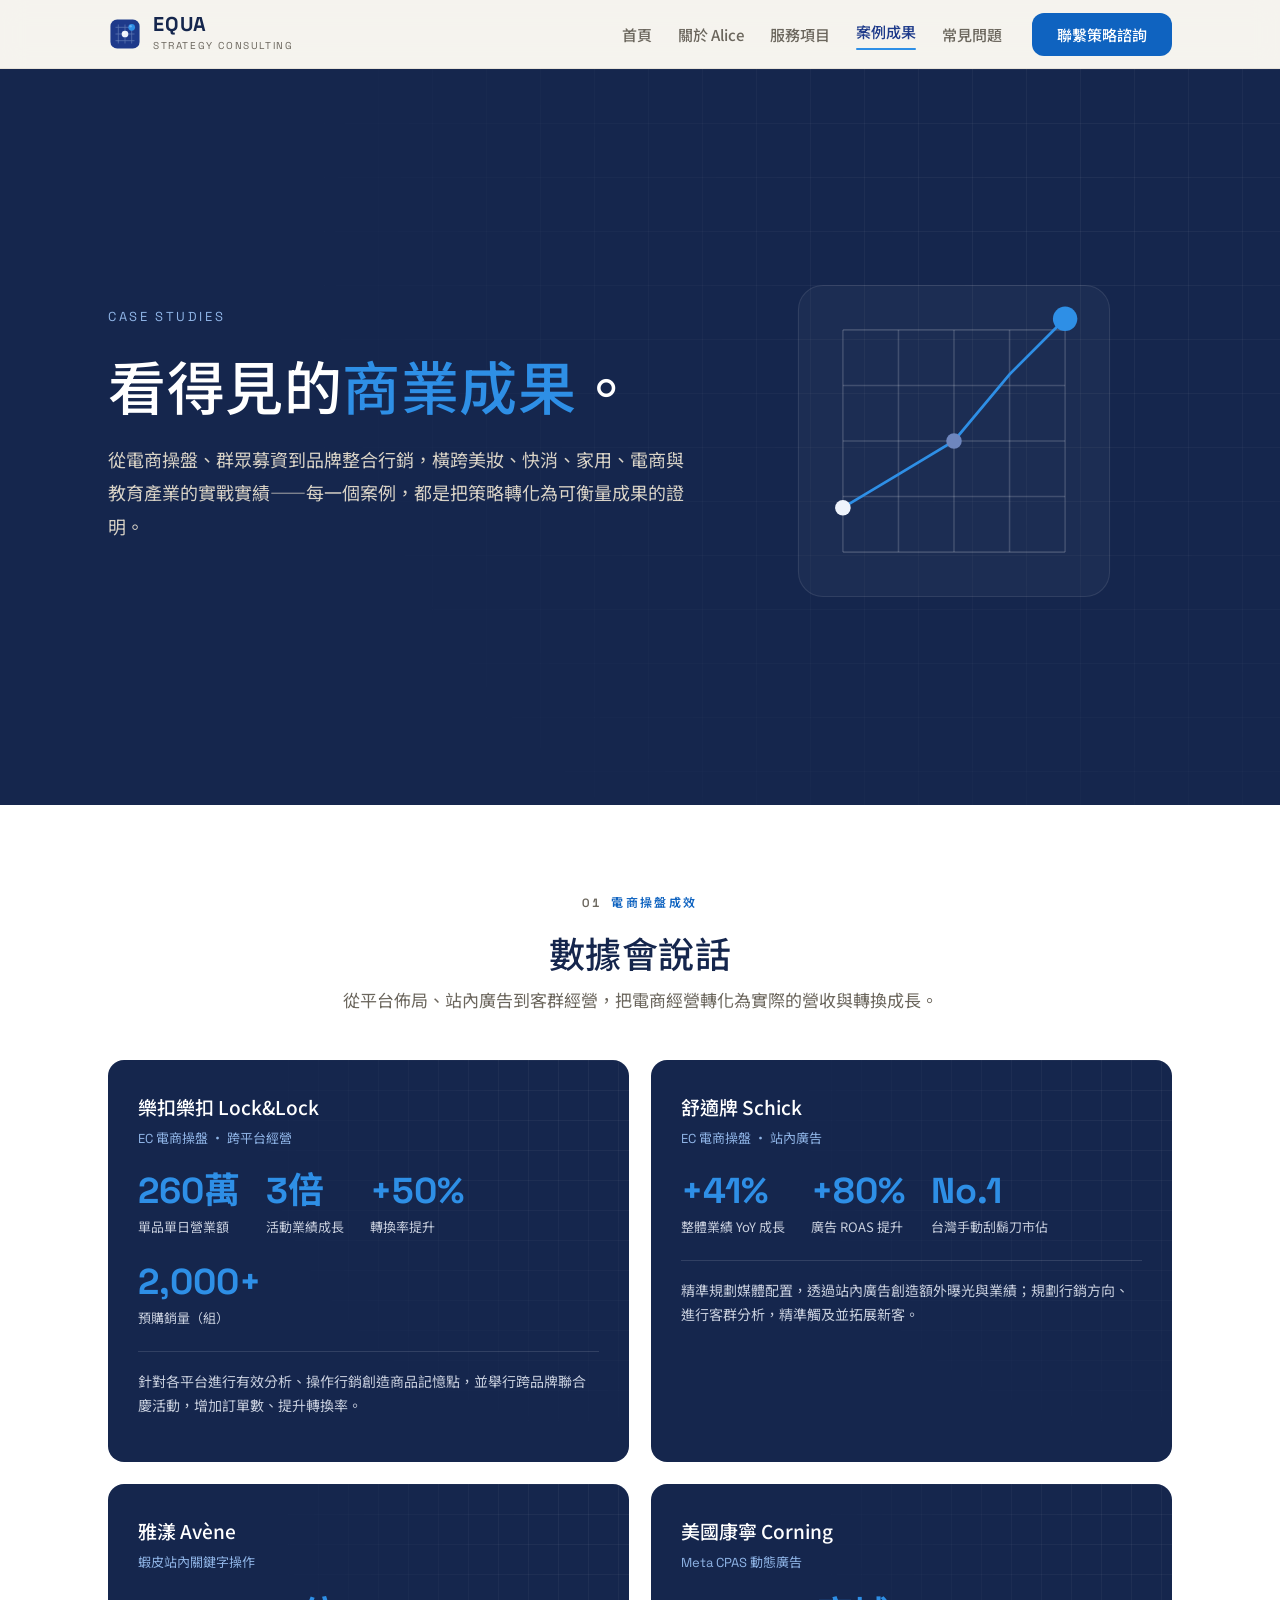
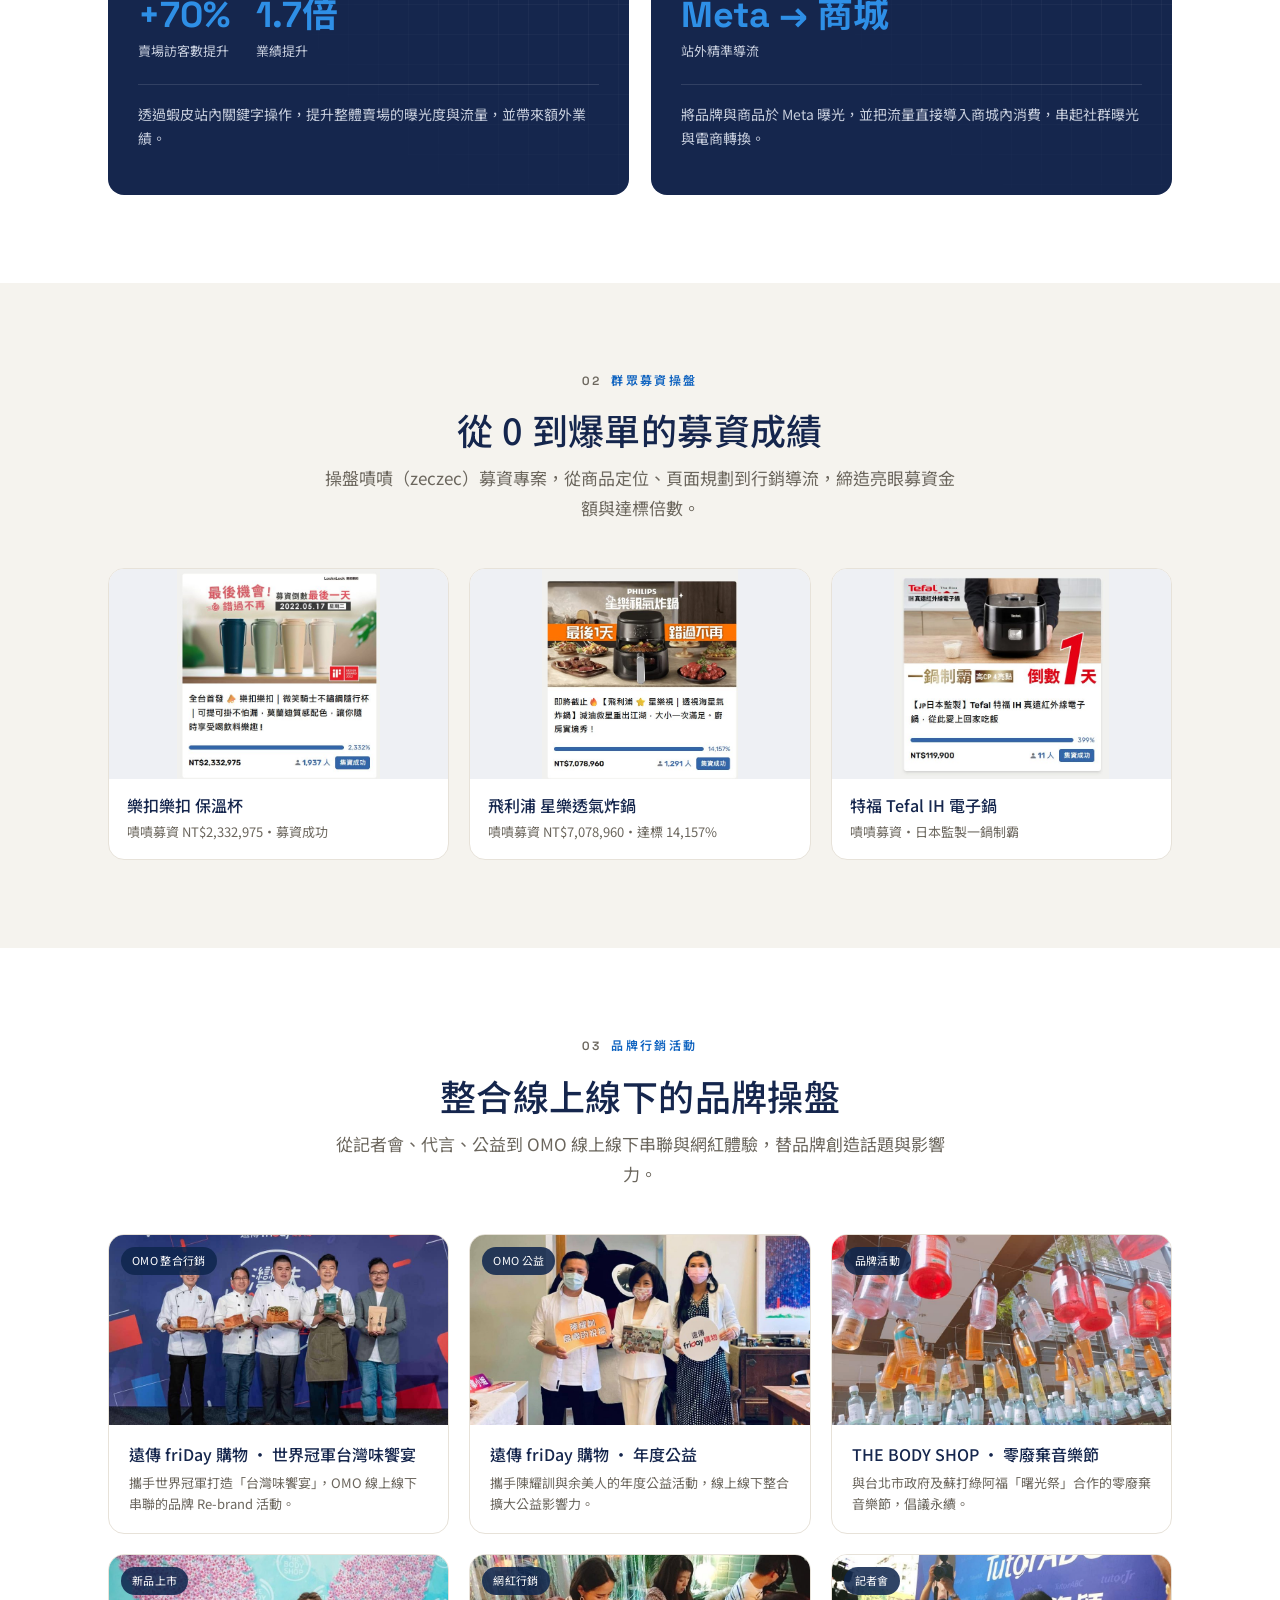
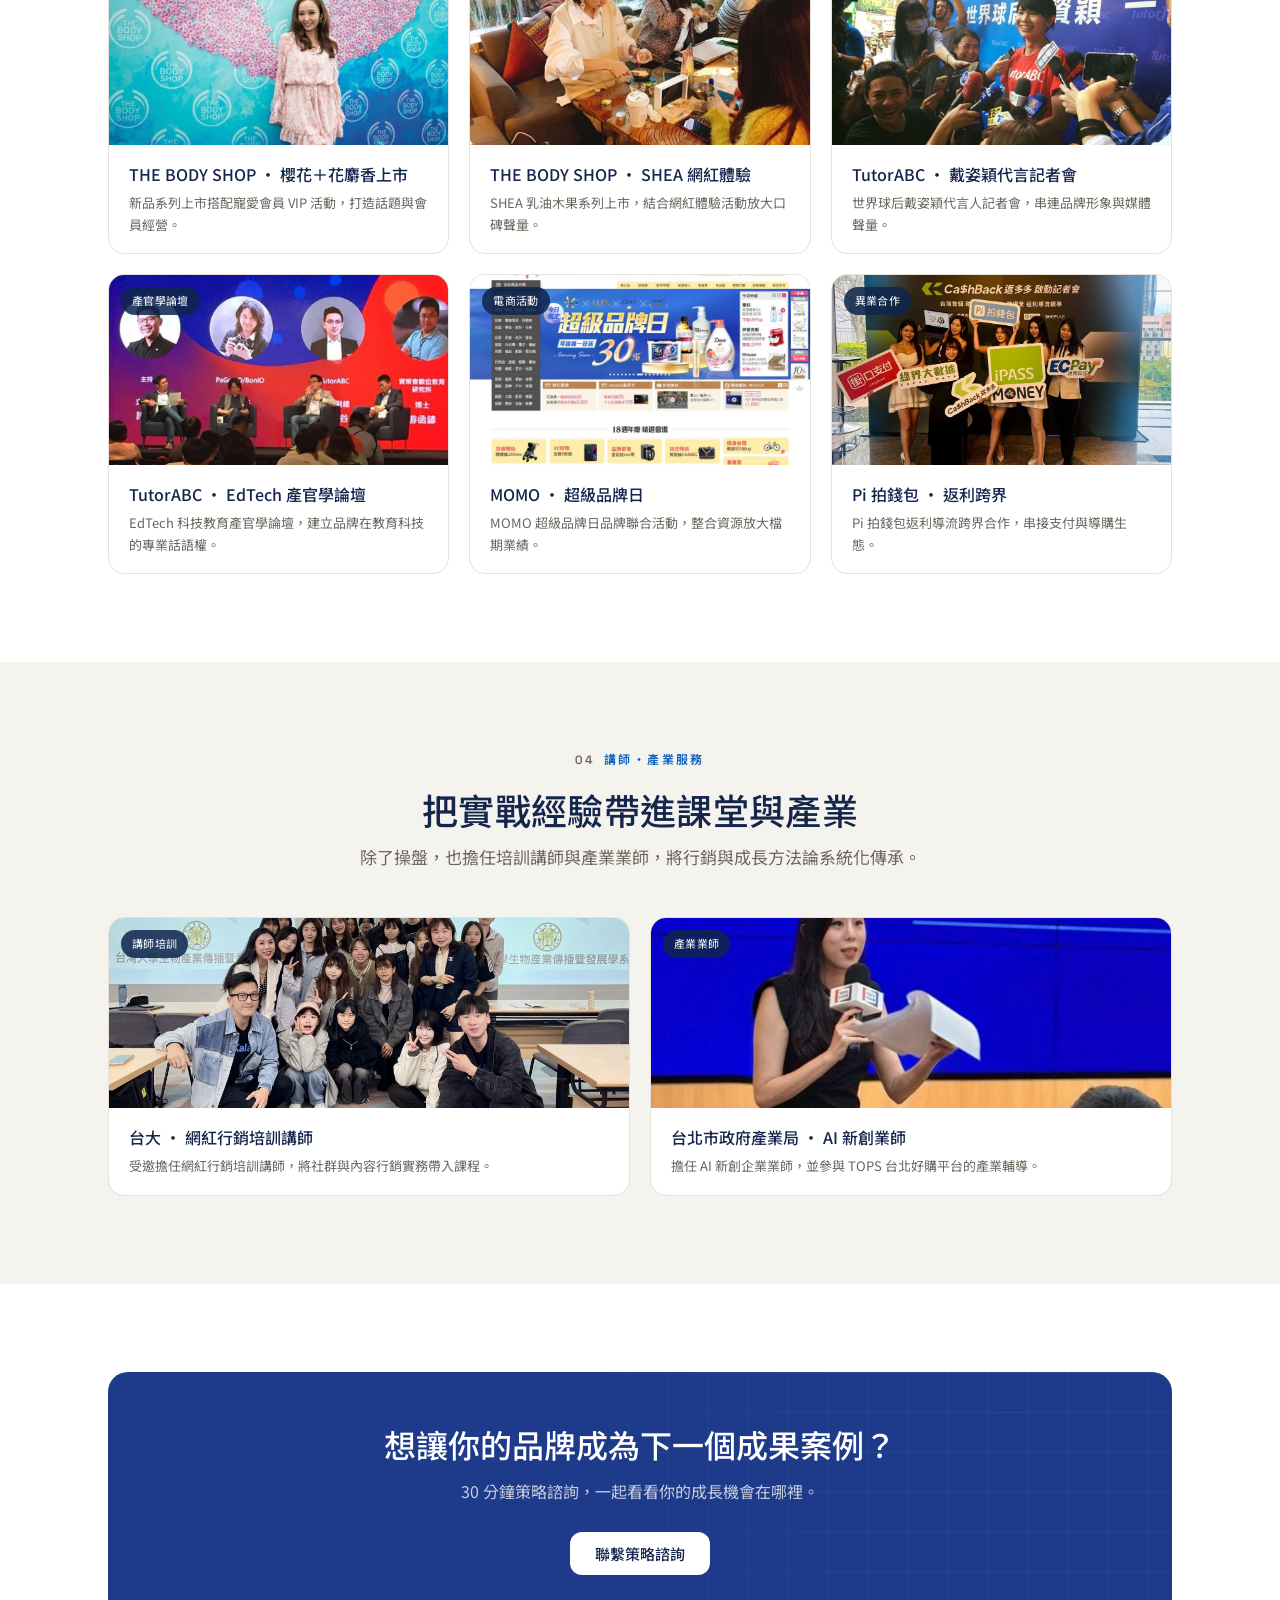
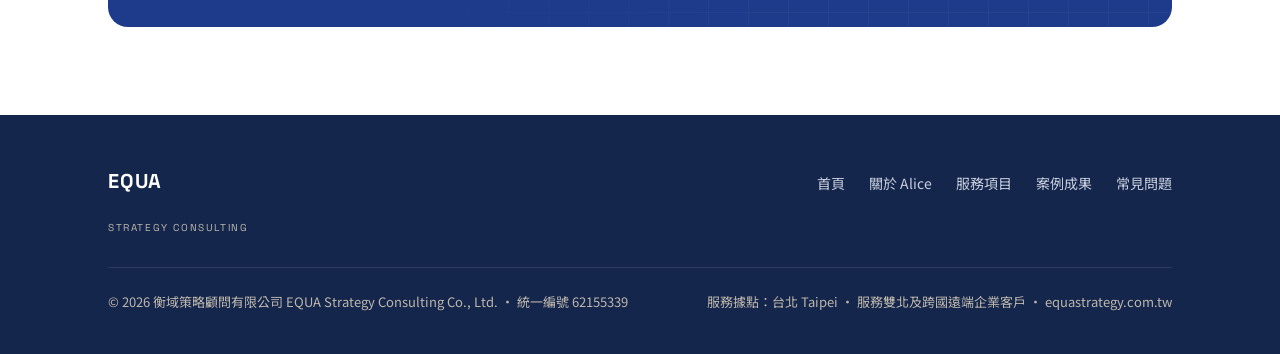
<file: cases.html>
<!DOCTYPE html>
<html lang="zh-Hant">
<head>
<meta charset="utf-8">
<meta name="viewport" content="width=device-width, initial-scale=1">
<meta name="google-site-verification" content="EUl-RV4Qm4068jkF2FETwAaDdgEKzDA_7W_vUB2OMtE">
<!-- Google tag (gtag.js) -->
<script async src="https://www.googletagmanager.com/gtag/js?id=G-1GQX1LV662"></script>
<script>
  window.dataLayer = window.dataLayer || [];
  function gtag(){dataLayer.push(arguments);}
  gtag('js', new Date());
  gtag('config', 'G-1GQX1LV662');
</script>
<script>document.documentElement.classList.add('js')</script>
<title>案例成果｜衡域策略顧問 EQUA</title>
<meta name="description" content="衡域策略顧問操盤實績：電商成效（樂扣、舒適牌、雅漾、康寧）、群眾募資（樂扣、飛利浦、特福）、品牌行銷活動（friDay、THE BODY SHOP、TutorABC、MOMO）與講師培訓。">
<link rel="canonical" href="https://equastrategy.com.tw/cases.html">
<meta property="og:type" content="website">
<meta property="og:site_name" content="衡域策略顧問 EQUA">
<meta property="og:title" content="案例成果｜衡域策略顧問 EQUA">
<meta property="og:description" content="橫跨電商操盤、群眾募資、品牌活動與講師培訓的實績成果。">
<meta property="og:url" content="https://equastrategy.com.tw/cases.html">
<meta property="og:image" content="https://equastrategy.com.tw/assets/og-image.png">
<meta property="og:image:width" content="1200">
<meta property="og:image:height" content="630">
<meta name="twitter:card" content="summary_large_image">
<link rel="icon" href="assets/logo.svg">
<link rel="preconnect" href="https://fonts.googleapis.com">
<link rel="preconnect" href="https://fonts.gstatic.com" crossorigin>
<link href="https://fonts.googleapis.com/css2?family=Noto+Sans+TC:wght@400;500;700&family=Noto+Serif+TC:wght@400;500;600&family=Space+Grotesk:wght@400;500;600;700&display=swap" rel="stylesheet">
<link rel="stylesheet" href="assets/style.css">
</head>
<body>

<header class="site-header"><div class="wrap">
  <a class="brand" href="index.html">
    <img src="assets/logo.svg" alt="EQUA 衡域策略顧問標誌">
    <span><span class="bt">EQUA</span><span class="bs">Strategy Consulting</span></span>
  </a>
  <button class="nav-toggle" aria-label="開啟選單" aria-controls="nav" aria-expanded="false">☰</button>
  <nav class="nav" id="nav">
    <a href="index.html">首頁</a>
    <a href="about.html">關於 Alice</a>
    <a href="services.html">服務項目</a>
    <a href="cases.html" class="active">案例成果</a>
    <a href="contact.html">常見問題</a>
    <a href="mailto:Alice.wu1014@gmail.com?subject=%E9%A0%90%E7%B4%84%E7%AD%96%E7%95%A5%E8%AB%AE%E8%A9%A2%20-%20%E8%A1%A1%E5%9F%9F%E7%AD%96%E7%95%A5%E9%A1%A7%E5%95%8F" class="btn btn-accent nav-cta">聯繫策略諮詢</a>
  </nav>
</div></header>

<section class="hero"><div class="wrap">
  <div class="hero-copy">
    <div class="hero-eyebrow">Case Studies</div>
    <h1>看得見的<span class="hl">商業成果</span>。</h1>
    <p class="lead">從電商操盤、群眾募資到品牌整合行銷，橫跨美妝、快消、家用、電商與教育產業的實戰實績——每一個案例，都是把策略轉化為可衡量成果的證明。</p>
  </div>
  <div class="hero-art" aria-hidden="true">
    <svg viewBox="0 0 360 360" xmlns="http://www.w3.org/2000/svg">
      <rect x="40" y="40" width="280" height="280" rx="22" fill="rgba(255,255,255,0.03)" stroke="rgba(255,255,255,0.10)"/>
      <g stroke="rgba(255,255,255,0.16)" stroke-width="1.4">
        <line x1="80" y1="80" x2="80" y2="280"/><line x1="130" y1="80" x2="130" y2="280"/><line x1="180" y1="80" x2="180" y2="280"/><line x1="230" y1="80" x2="230" y2="280"/><line x1="280" y1="80" x2="280" y2="280"/>
        <line x1="80" y1="80" x2="280" y2="80"/><line x1="80" y1="130" x2="280" y2="130"/><line x1="80" y1="180" x2="280" y2="180"/><line x1="80" y1="230" x2="280" y2="230"/><line x1="80" y1="280" x2="280" y2="280"/>
      </g>
      <polyline points="80,240 130,210 180,180 230,120 280,70" fill="none" stroke="#2E8FE6" stroke-width="2.5"/>
      <circle cx="80" cy="240" r="7" fill="#EEF3FB"/><circle cx="180" cy="180" r="7" fill="#6E86BE"/><circle cx="280" cy="70" r="11" fill="#2E8FE6"/>
    </svg>
  </div>
</div></section>

<!-- 電商操盤成效 -->
<section class="sec-alt"><div class="wrap">
  <div class="center reveal">
    <div class="eyebrow"><span class="no">01</span> 電商操盤成效</div>
    <h2 class="sec-title">數據會說話</h2>
    <p class="sec-lead">從平台佈局、站內廣告到客群經營，把電商經營轉化為實際的營收與轉換成長。</p>
  </div>
  <div class="case-metrics">
    <div class="cm reveal">
      <div class="bt2">樂扣樂扣 Lock&amp;Lock</div>
      <div class="bs2">EC 電商操盤 ・ 跨平台經營</div>
      <div class="stats">
        <div class="stat"><div class="v">260萬</div><div class="k">單品單日營業額</div></div>
        <div class="stat"><div class="v">3倍</div><div class="k">活動業績成長</div></div>
        <div class="stat"><div class="v">+50%</div><div class="k">轉換率提升</div></div>
        <div class="stat"><div class="v">2,000+</div><div class="k">預購銷量（組）</div></div>
      </div>
      <p class="desc">針對各平台進行有效分析、操作行銷創造商品記憶點，並舉行跨品牌聯合慶活動，增加訂單數、提升轉換率。</p>
    </div>
    <div class="cm reveal d1">
      <div class="bt2">舒適牌 Schick</div>
      <div class="bs2">EC 電商操盤 ・ 站內廣告</div>
      <div class="stats">
        <div class="stat"><div class="v">+41%</div><div class="k">整體業績 YoY 成長</div></div>
        <div class="stat"><div class="v">+80%</div><div class="k">廣告 ROAS 提升</div></div>
        <div class="stat"><div class="v">No.1</div><div class="k">台灣手動刮鬍刀市佔</div></div>
      </div>
      <p class="desc">精準規劃媒體配置，透過站內廣告創造額外曝光與業績；規劃行銷方向、進行客群分析，精準觸及並拓展新客。</p>
    </div>
    <div class="cm reveal">
      <div class="bt2">雅漾 Avène</div>
      <div class="bs2">蝦皮站內關鍵字操作</div>
      <div class="stats">
        <div class="stat"><div class="v">+70%</div><div class="k">賣場訪客數提升</div></div>
        <div class="stat"><div class="v">1.7倍</div><div class="k">業績提升</div></div>
      </div>
      <p class="desc">透過蝦皮站內關鍵字操作，提升整體賣場的曝光度與流量，並帶來額外業績。</p>
    </div>
    <div class="cm reveal d1">
      <div class="bt2">美國康寧 Corning</div>
      <div class="bs2">Meta CPAS 動態廣告</div>
      <div class="stats">
        <div class="stat"><div class="v">Meta → 商城</div><div class="k">站外精準導流</div></div>
      </div>
      <p class="desc">將品牌與商品於 Meta 曝光，並把流量直接導入商城內消費，串起社群曝光與電商轉換。</p>
    </div>
  </div>
</div></section>

<!-- 群眾募資操盤 -->
<section><div class="wrap">
  <div class="center reveal">
    <div class="eyebrow"><span class="no">02</span> 群眾募資操盤</div>
    <h2 class="sec-title">從 0 到爆單的募資成績</h2>
    <p class="sec-lead">操盤嘖嘖（zeczec）募資專案，從商品定位、頁面規劃到行銷導流，締造亮眼募資金額與達標倍數。</p>
  </div>
  <div class="cf-grid" style="grid-template-columns:repeat(3,1fr)">
    <div class="cf reveal"><div class="ph"><img src="assets/cases/cf-locknlock.jpg" alt="樂扣樂扣 嘖嘖募資專案" loading="lazy"></div><div class="body"><h3>樂扣樂扣 保溫杯</h3><p>嘖嘖募資 NT$2,332,975・募資成功</p></div></div>
    <div class="cf reveal d1"><div class="ph"><img src="assets/cases/cf-philips.jpg" alt="飛利浦氣炸鍋 嘖嘖募資專案" loading="lazy"></div><div class="body"><h3>飛利浦 星樂透氣炸鍋</h3><p>嘖嘖募資 NT$7,078,960・達標 14,157%</p></div></div>
    <div class="cf reveal d2"><div class="ph"><img src="assets/cases/cf-tefal.jpg" alt="特福 IH 電子鍋 嘖嘖募資專案" loading="lazy"></div><div class="body"><h3>特福 Tefal IH 電子鍋</h3><p>嘖嘖募資・日本監製一鍋制霸</p></div></div>
  </div>
</div></section>

<!-- 品牌行銷活動 -->
<section class="sec-alt"><div class="wrap">
  <div class="center reveal">
    <div class="eyebrow"><span class="no">03</span> 品牌行銷活動</div>
    <h2 class="sec-title">整合線上線下的品牌操盤</h2>
    <p class="sec-lead">從記者會、代言、公益到 OMO 線上線下串聯與網紅體驗，替品牌創造話題與影響力。</p>
  </div>
  <div class="case-grid">
    <div class="case-card reveal"><div class="ph"><span class="cat">OMO 整合行銷</span><img src="assets/cases/act-friday-champion.jpg" alt="遠傳 friDay 購物 世界冠軍台灣味饗宴" loading="lazy"></div><div class="body"><h3>遠傳 friDay 購物 ・ 世界冠軍台灣味饗宴</h3><p>攜手世界冠軍打造「台灣味饗宴」，OMO 線上線下串聯的品牌 Re-brand 活動。</p></div></div>
    <div class="case-card reveal d1"><div class="ph"><span class="cat">OMO 公益</span><img src="assets/cases/act-friday-charity.jpg" alt="遠傳 friDay 購物 年度公益活動" loading="lazy"></div><div class="body"><h3>遠傳 friDay 購物 ・ 年度公益</h3><p>攜手陳耀訓與余美人的年度公益活動，線上線下整合擴大公益影響力。</p></div></div>
    <div class="case-card reveal d2"><div class="ph"><span class="cat">品牌活動</span><img src="assets/cases/act-tbs-music.jpg" alt="THE BODY SHOP 零廢棄音樂節" loading="lazy"></div><div class="body"><h3>THE BODY SHOP ・ 零廢棄音樂節</h3><p>與台北市政府及蘇打綠阿福「曙光祭」合作的零廢棄音樂節，倡議永續。</p></div></div>
    <div class="case-card reveal"><div class="ph"><span class="cat">新品上市</span><img src="assets/cases/act-tbs-sakura.jpg" alt="THE BODY SHOP 櫻花與花麝香新品上市" loading="lazy"></div><div class="body"><h3>THE BODY SHOP ・ 櫻花＋花麝香上市</h3><p>新品系列上市搭配寵愛會員 VIP 活動，打造話題與會員經營。</p></div></div>
    <div class="case-card reveal d1"><div class="ph"><span class="cat">網紅行銷</span><img src="assets/cases/act-tbs-shea.jpg" alt="THE BODY SHOP SHEA 乳油木果網紅體驗" loading="lazy"></div><div class="body"><h3>THE BODY SHOP ・ SHEA 網紅體驗</h3><p>SHEA 乳油木果系列上市，結合網紅體驗活動放大口碑聲量。</p></div></div>
    <div class="case-card reveal d2"><div class="ph"><span class="cat">記者會</span><img src="assets/cases/act-tutor-dai.jpg" alt="TutorABC 戴姿穎代言人記者會" loading="lazy"></div><div class="body"><h3>TutorABC ・ 戴姿穎代言記者會</h3><p>世界球后戴姿穎代言人記者會，串連品牌形象與媒體聲量。</p></div></div>
    <div class="case-card reveal"><div class="ph"><span class="cat">產官學論壇</span><img src="assets/cases/act-tutor-edtech.jpg" alt="TutorABC EdTech 科技教育論壇" loading="lazy"></div><div class="body"><h3>TutorABC ・ EdTech 產官學論壇</h3><p>EdTech 科技教育產官學論壇，建立品牌在教育科技的專業話語權。</p></div></div>
    <div class="case-card reveal d1"><div class="ph"><span class="cat">電商活動</span><img src="assets/cases/act-momo.jpg" alt="MOMO 超級品牌日聯合活動" loading="lazy"></div><div class="body"><h3>MOMO ・ 超級品牌日</h3><p>MOMO 超級品牌日品牌聯合活動，整合資源放大檔期業績。</p></div></div>
    <div class="case-card reveal d2"><div class="ph"><span class="cat">異業合作</span><img src="assets/cases/act-pi.jpg" alt="Pi 拍錢包返利跨界合作" loading="lazy"></div><div class="body"><h3>Pi 拍錢包 ・ 返利跨界</h3><p>Pi 拍錢包返利導流跨界合作，串接支付與導購生態。</p></div></div>
  </div>
</div></section>

<!-- 講師・產業服務 -->
<section><div class="wrap">
  <div class="center reveal">
    <div class="eyebrow"><span class="no">04</span> 講師・產業服務</div>
    <h2 class="sec-title">把實戰經驗帶進課堂與產業</h2>
    <p class="sec-lead">除了操盤，也擔任培訓講師與產業業師，將行銷與成長方法論系統化傳承。</p>
  </div>
  <div class="case-grid" style="grid-template-columns:repeat(2,1fr)">
    <div class="case-card reveal"><div class="ph"><span class="cat">講師培訓</span><img src="assets/cases/train-ntu.jpg" alt="台大網紅行銷培訓講師" loading="lazy"></div><div class="body"><h3>台大 ・ 網紅行銷培訓講師</h3><p>受邀擔任網紅行銷培訓講師，將社群與內容行銷實務帶入課程。</p></div></div>
    <div class="case-card reveal d1"><div class="ph"><span class="cat">產業業師</span><img src="assets/cases/act-tops.jpg" alt="台北市政府產業局 AI 新創企業業師與 TOPS 台北好購" loading="lazy"></div><div class="body"><h3>台北市政府產業局 ・ AI 新創業師</h3><p>擔任 AI 新創企業業師，並參與 TOPS 台北好購平台的產業輔導。</p></div></div>
  </div>
</div></section>

<!-- CTA -->
<section class="sec-alt"><div class="wrap">
  <div class="cta-band reveal">
    <h2>想讓你的品牌成為下一個成果案例？</h2>
    <p>30 分鐘策略諮詢，一起看看你的成長機會在哪裡。</p>
    <a href="mailto:Alice.wu1014@gmail.com?subject=%E9%A0%90%E7%B4%84%E7%AD%96%E7%95%A5%E8%AB%AE%E8%A9%A2%20-%20%E8%A1%A1%E5%9F%9F%E7%AD%96%E7%95%A5%E9%A1%A7%E5%95%8F" class="btn btn-light">聯繫策略諮詢</a>
  </div>
</div></section>

<footer class="site-footer"><div class="wrap">
  <div class="top">
    <div class="brand"><span><span class="bt" style="font-family:var(--mono);font-weight:700;font-size:20px">EQUA</span><br><span class="bs">Strategy Consulting</span></span></div>
    <nav class="fnav"><a href="index.html">首頁</a><a href="about.html">關於 Alice</a><a href="services.html">服務項目</a><a href="cases.html">案例成果</a><a href="contact.html">常見問題</a></nav>
  </div>
  <div class="bottom">
    <span>© 2026 衡域策略顧問有限公司 EQUA Strategy Consulting Co., Ltd. ・ 統一編號 62155339</span>
    <span>服務據點：台北 Taipei ・ 服務雙北及跨國遠端企業客戶 ・ equastrategy.com.tw</span>
  </div>
</div></footer>

<script src="assets/nav.js"></script>
</body>
</html>
</file>
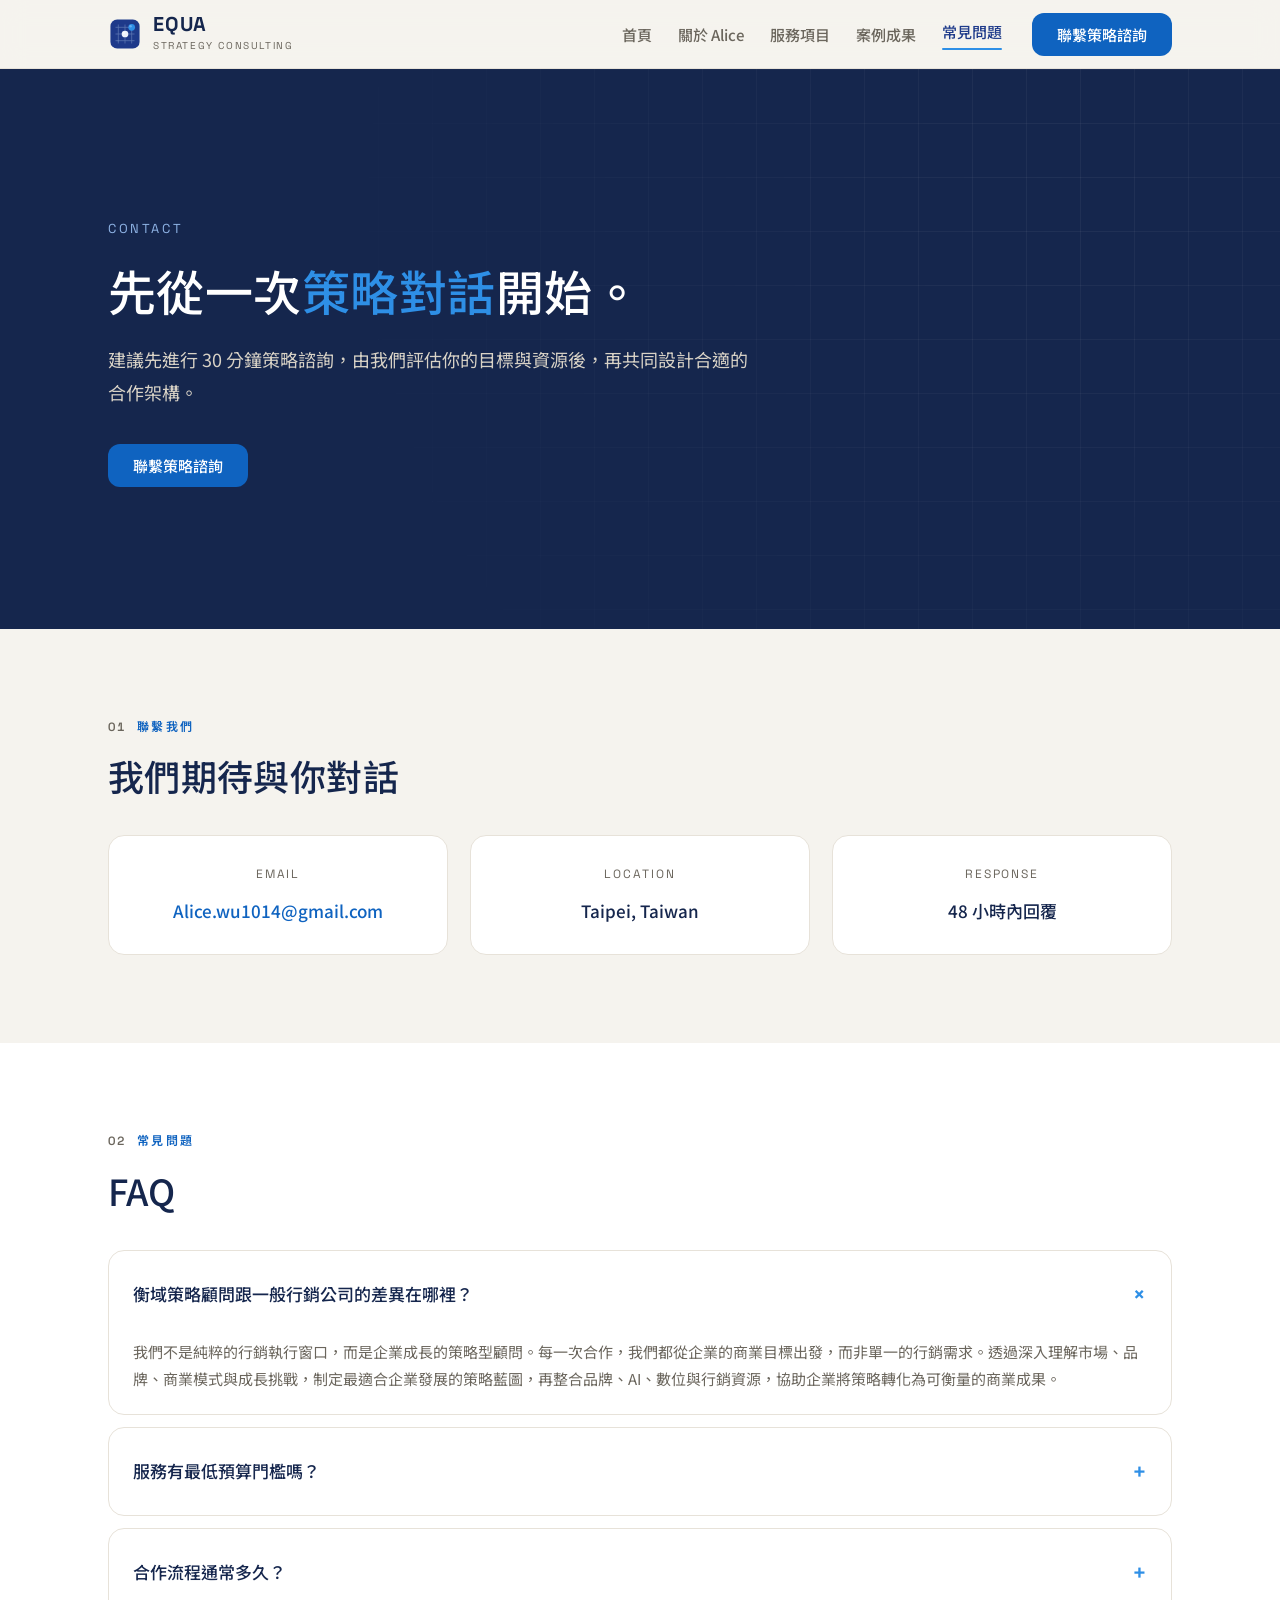
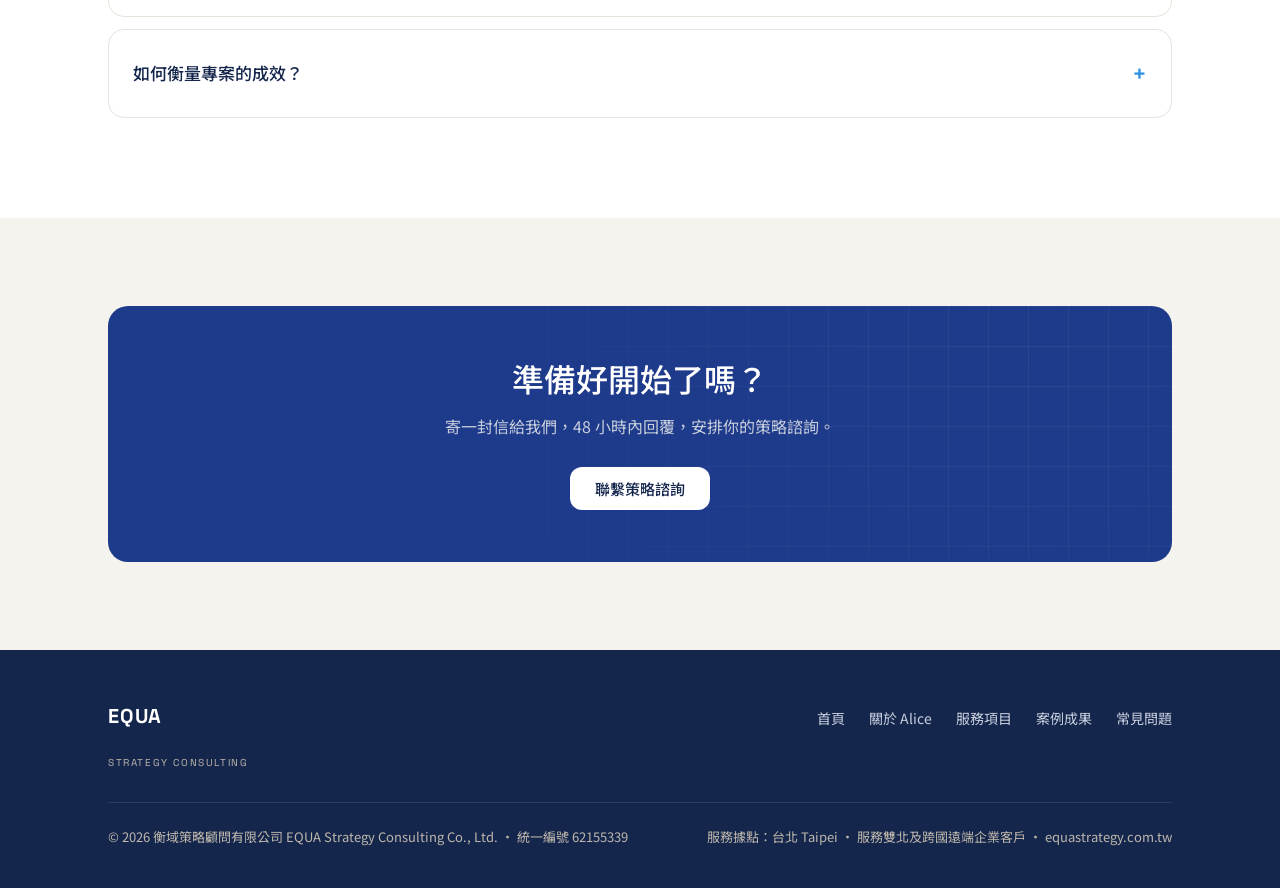
<file: contact.html>
<!DOCTYPE html>
<html lang="zh-Hant">
<head>
<meta charset="utf-8">
<meta name="viewport" content="width=device-width, initial-scale=1">
<meta name="google-site-verification" content="EUl-RV4Qm4068jkF2FETwAaDdgEKzDA_7W_vUB2OMtE">
<!-- Google tag (gtag.js) -->
<script async src="https://www.googletagmanager.com/gtag/js?id=G-1GQX1LV662"></script>
<script>
  window.dataLayer = window.dataLayer || [];
  function gtag(){dataLayer.push(arguments);}
  gtag('js', new Date());
  gtag('config', 'G-1GQX1LV662');
</script>
<script>document.documentElement.classList.add('js')</script>
<title>聯絡我們與 FAQ｜衡域策略顧問 EQUA</title>
<meta name="description" content="與衡域策略顧問聯繫，預約 30 分鐘策略諮詢。常見問題：與行銷公司的差異、預算門檻、合作流程與成效衡量。">
<link rel="canonical" href="https://equastrategy.com.tw/contact.html">
<meta property="og:type" content="website">
<meta property="og:site_name" content="衡域策略顧問 EQUA">
<meta property="og:title" content="聯絡我們與 FAQ｜衡域策略顧問 EQUA">
<meta property="og:description" content="與衡域策略顧問聯繫，預約 30 分鐘策略諮詢；並了解常見合作問題。">
<meta property="og:url" content="https://equastrategy.com.tw/contact.html">
<meta property="og:image" content="https://equastrategy.com.tw/assets/og-image.png">
<meta property="og:image:width" content="1200">
<meta property="og:image:height" content="630">
<meta name="twitter:card" content="summary_large_image">
<link rel="icon" href="assets/logo.svg">
<link rel="preconnect" href="https://fonts.googleapis.com">
<link rel="preconnect" href="https://fonts.gstatic.com" crossorigin>
<link href="https://fonts.googleapis.com/css2?family=Noto+Sans+TC:wght@400;500;700&family=Noto+Serif+TC:wght@400;500;600&family=Space+Grotesk:wght@400;500;600;700&display=swap" rel="stylesheet">
<link rel="stylesheet" href="assets/style.css">
</head>
<body>

<header class="site-header"><div class="wrap">
  <a class="brand" href="index.html">
    <img src="assets/logo.svg" alt="EQUA 衡域策略顧問標誌">
    <span><span class="bt">EQUA</span><span class="bs">Strategy Consulting</span></span>
  </a>
  <button class="nav-toggle" aria-label="開啟選單" aria-controls="nav" aria-expanded="false">☰</button>
  <nav class="nav" id="nav">
    <a href="index.html">首頁</a>
    <a href="about.html">關於 Alice</a>
    <a href="services.html">服務項目</a>
    <a href="cases.html">案例成果</a>
    <a href="contact.html" class="active">常見問題</a>
    <a href="mailto:Alice.wu1014@gmail.com?subject=%E9%A0%90%E7%B4%84%E7%AD%96%E7%95%A5%E8%AB%AE%E8%A9%A2%20-%20%E8%A1%A1%E5%9F%9F%E7%AD%96%E7%95%A5%E9%A1%A7%E5%95%8F" class="btn btn-accent nav-cta">聯繫策略諮詢</a>
  </nav>
</div></header>

<section class="hero"><div class="wrap" style="padding-top:60px;padding-bottom:54px">
  <div class="hero-eyebrow">Contact</div>
  <h1 style="font-size:clamp(30px,4.4vw,48px)">先從一次<span class="hl">策略對話</span>開始。</h1>
  <p class="lead">建議先進行 30 分鐘策略諮詢，由我們評估你的目標與資源後，再共同設計合適的合作架構。</p>
  <div class="cta-row">
    <a href="mailto:Alice.wu1014@gmail.com?subject=%E9%A0%90%E7%B4%84%E7%AD%96%E7%95%A5%E8%AB%AE%E8%A9%A2%20-%20%E8%A1%A1%E5%9F%9F%E7%AD%96%E7%95%A5%E9%A1%A7%E5%95%8F" class="btn btn-accent">聯繫策略諮詢</a>
  </div>
</div></section>

<!-- 聯繫我們 -->
<section><div class="wrap">
  <div class="eyebrow"><span class="no">01</span> 聯繫我們</div>
  <h2 class="sec-title" style="margin-bottom:36px">我們期待與你對話</h2>
  <div class="contact-grid">
    <div class="contact-card reveal">
      <div class="k">Email</div>
      <div class="v"><a href="mailto:Alice.wu1014@gmail.com">Alice.wu1014@gmail.com</a></div>
    </div>
    <div class="contact-card reveal">
      <div class="k">Location</div>
      <div class="v">Taipei, Taiwan</div>
    </div>
    <div class="contact-card reveal">
      <div class="k">Response</div>
      <div class="v">48 小時內回覆</div>
    </div>
  </div>
</div></section>

<!-- FAQ -->
<section class="sec-alt"><div class="wrap">
  <div class="eyebrow"><span class="no">02</span> 常見問題</div>
  <h2 class="sec-title" style="margin-bottom:36px">FAQ</h2>
  <div class="faq">
    <details open>
      <summary>衡域策略顧問跟一般行銷公司的差異在哪裡？</summary>
      <p>我們不是純粹的行銷執行窗口，而是企業成長的策略型顧問。每一次合作，我們都從企業的商業目標出發，而非單一的行銷需求。透過深入理解市場、品牌、商業模式與成長挑戰，制定最適合企業發展的策略藍圖，再整合品牌、AI、數位與行銷資源，協助企業將策略轉化為可衡量的商業成果。</p>
    </details>
    <details>
      <summary>服務有最低預算門檻嗎？</summary>
      <p>我們依專案類型設計彈性方案，從單次專案活動到年度顧問都可承接。建議先進行 30 分鐘策略諮詢，由我們評估你的目標與資源後，再共同設計合適的合作架構。</p>
    </details>
    <details>
      <summary>合作流程通常多久？</summary>
      <p>從首次諮詢到正式啟動，平均 1–2 週可完成範圍定義、提案與合約。專案執行期則依規模，從 1 個月（單次活動）到 12 個月（年度顧問）不等。我們重視前期定錨，避免後續執行偏移。</p>
    </details>
    <details>
      <summary>如何衡量專案的成效？</summary>
      <p>每個專案從定錨階段就會與客戶共同設計 KPI，結案時提供完整數據報告與洞察建議。</p>
    </details>
  </div>
</div></section>

<!-- CTA -->
<section><div class="wrap">
  <div class="cta-band">
    <h2>準備好開始了嗎？</h2>
    <p>寄一封信給我們，48 小時內回覆，安排你的策略諮詢。</p>
    <a href="mailto:Alice.wu1014@gmail.com?subject=%E9%A0%90%E7%B4%84%E7%AD%96%E7%95%A5%E8%AB%AE%E8%A9%A2%20-%20%E8%A1%A1%E5%9F%9F%E7%AD%96%E7%95%A5%E9%A1%A7%E5%95%8F" class="btn btn-light">聯繫策略諮詢</a>
  </div>
</div></section>

<footer class="site-footer"><div class="wrap">
  <div class="top">
    <div class="brand"><span><span class="bt" style="font-family:var(--mono);font-weight:700;font-size:20px">EQUA</span><br><span class="bs">Strategy Consulting</span></span></div>
    <nav class="fnav"><a href="index.html">首頁</a><a href="about.html">關於 Alice</a><a href="services.html">服務項目</a><a href="cases.html">案例成果</a><a href="contact.html">常見問題</a></nav>
  </div>
  <div class="bottom">
    <span>© 2026 衡域策略顧問有限公司 EQUA Strategy Consulting Co., Ltd. ・ 統一編號 62155339</span>
    <span>服務據點：台北 Taipei ・ 服務雙北及跨國遠端企業客戶 ・ equastrategy.com.tw</span>
  </div>
</div></footer>

<script src="assets/nav.js"></script>
</body>
</html>
</file>
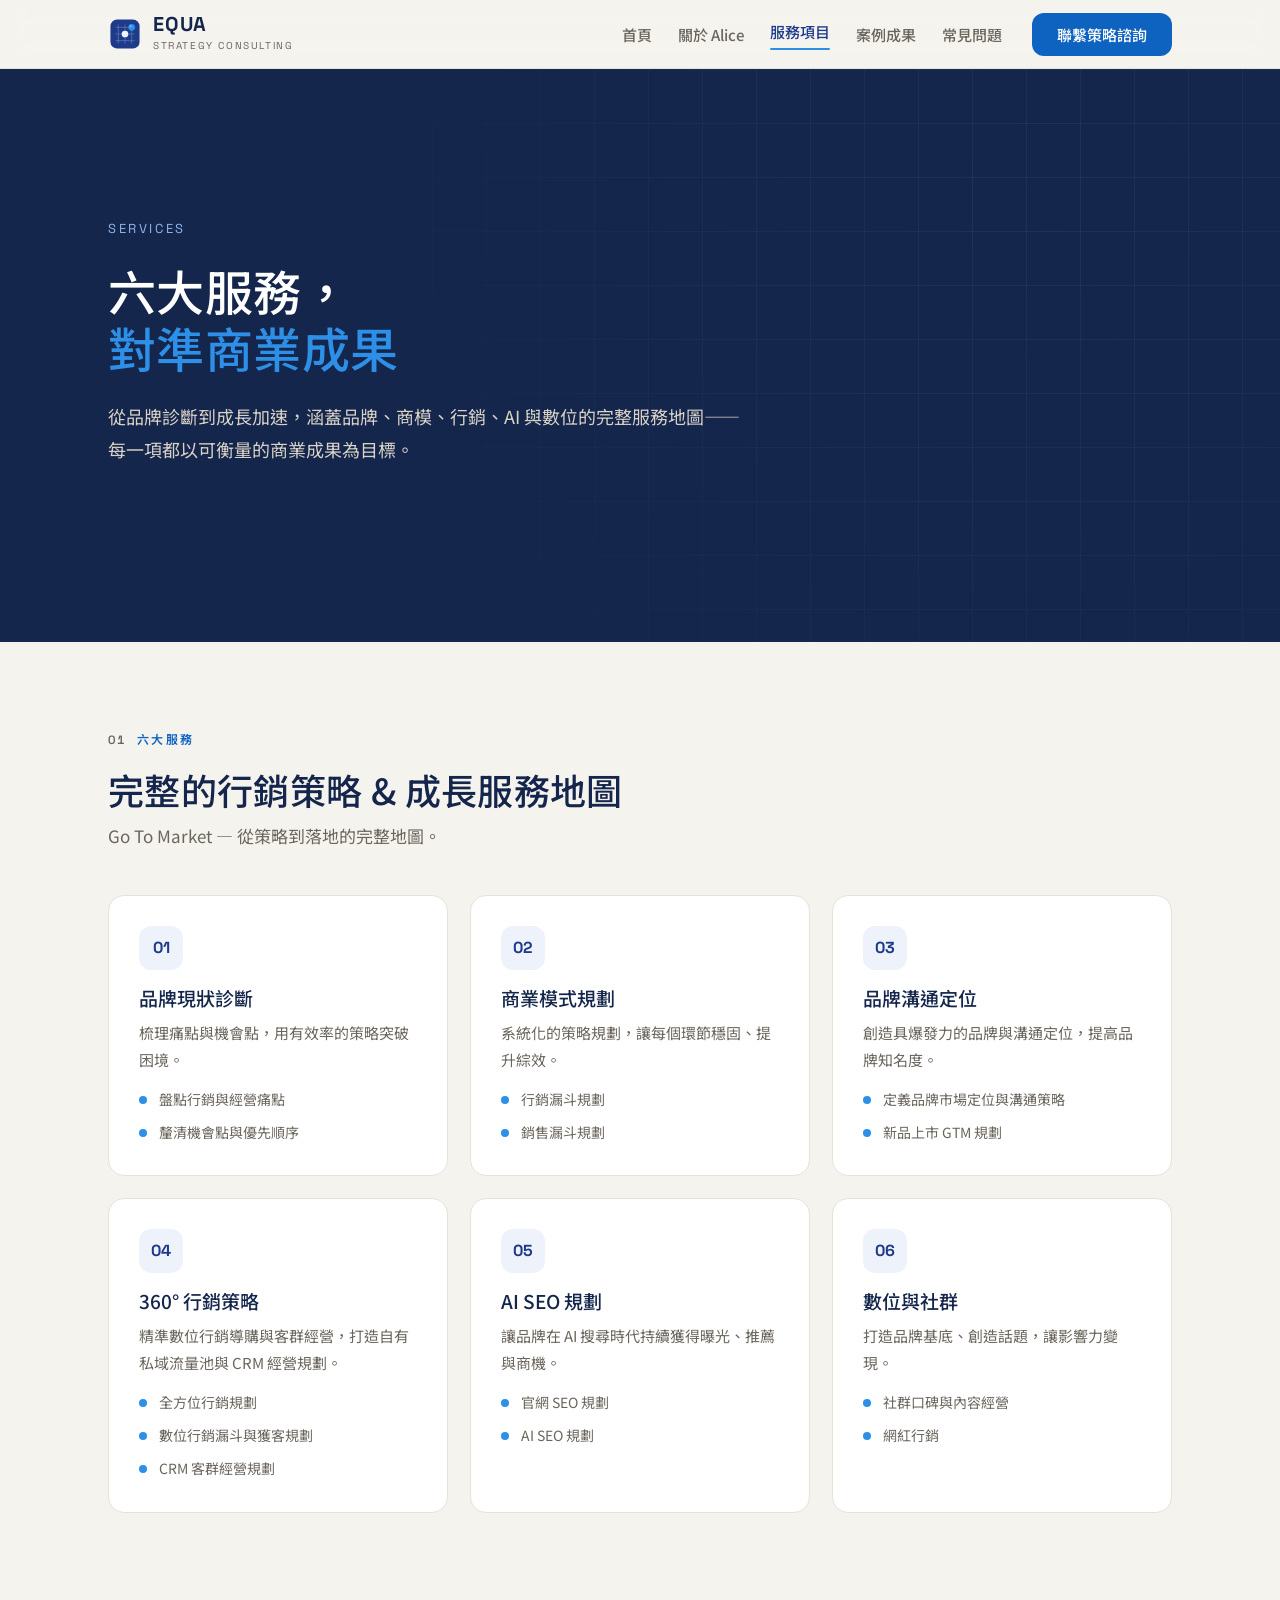
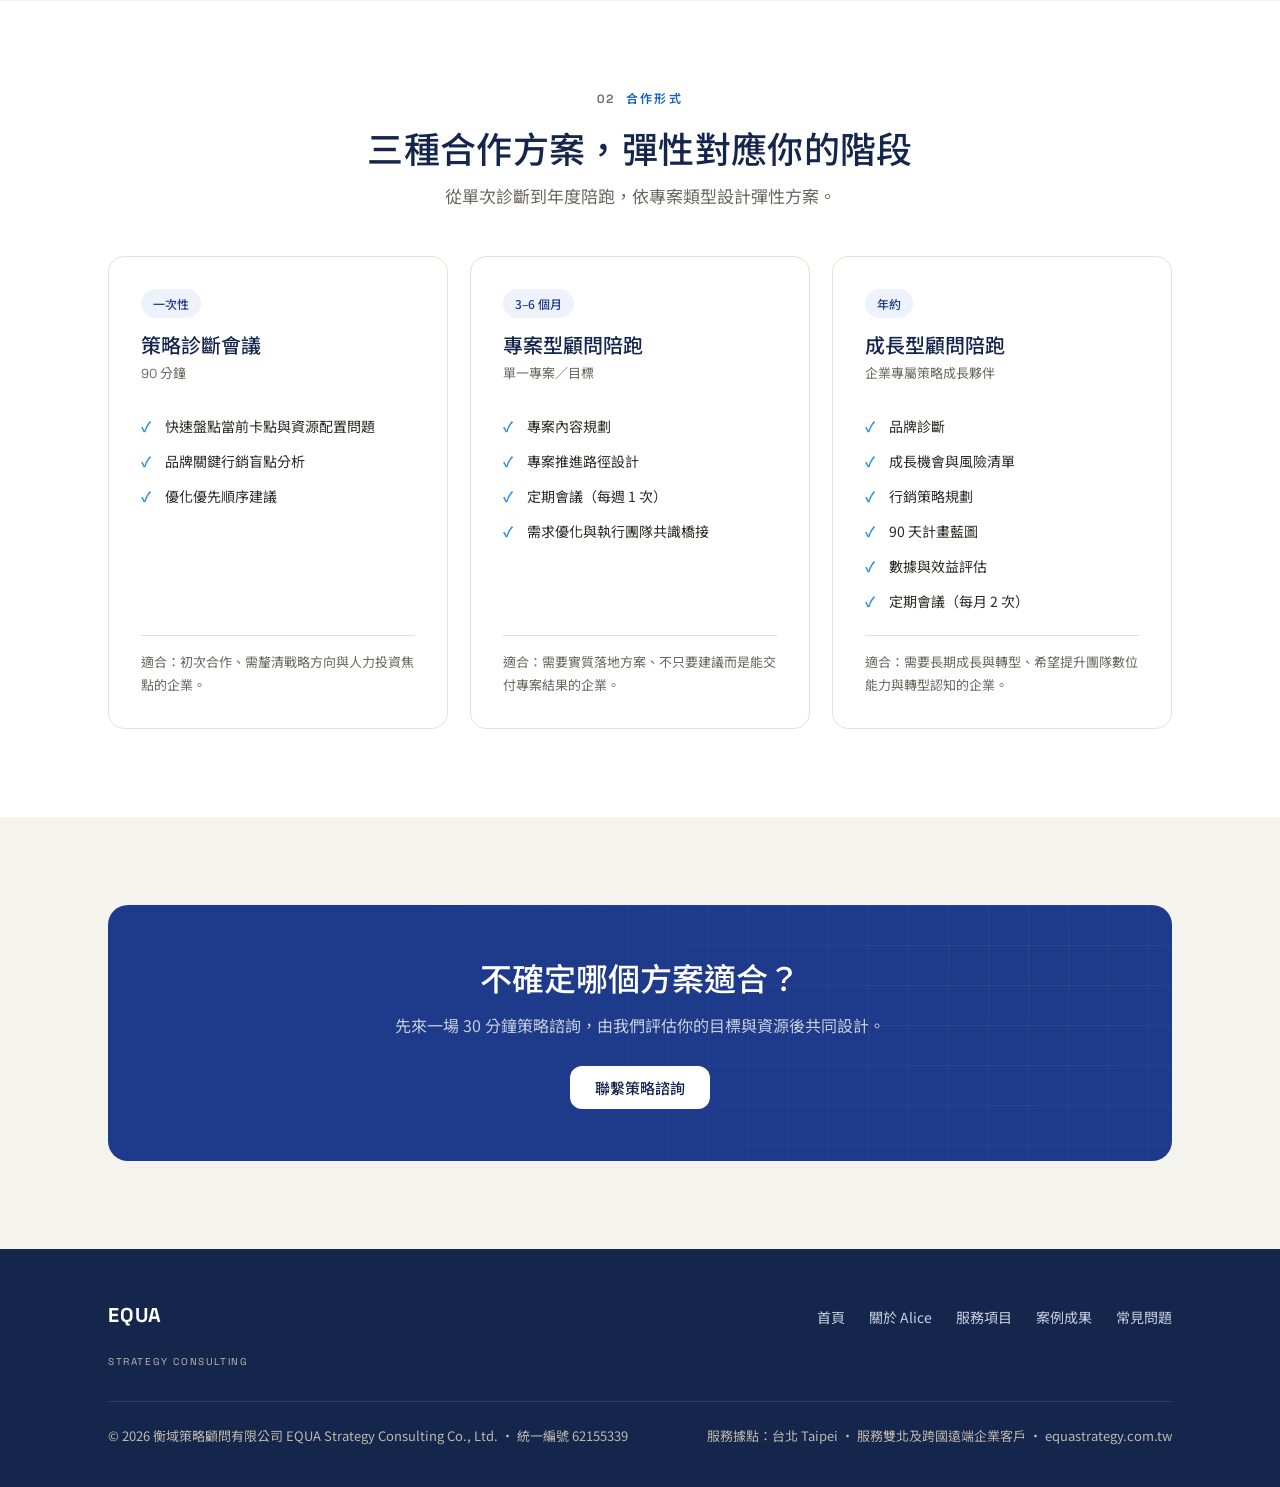
<file: services.html>
<!DOCTYPE html>
<html lang="zh-Hant">
<head>
<meta charset="utf-8">
<meta name="viewport" content="width=device-width, initial-scale=1">
<meta name="google-site-verification" content="EUl-RV4Qm4068jkF2FETwAaDdgEKzDA_7W_vUB2OMtE">
<!-- Google tag (gtag.js) -->
<script async src="https://www.googletagmanager.com/gtag/js?id=G-1GQX1LV662"></script>
<script>
  window.dataLayer = window.dataLayer || [];
  function gtag(){dataLayer.push(arguments);}
  gtag('js', new Date());
  gtag('config', 'G-1GQX1LV662');
</script>
<script>document.documentElement.classList.add('js')</script>
<title>服務與合作方案｜衡域策略顧問 EQUA</title>
<meta name="description" content="衡域策略顧問六大服務：品牌現狀診斷、商業模式規劃、品牌溝通定位、360° 行銷策略、AI SEO 規劃、數位與社群；以及策略診斷會議、專案型陪跑、成長型陪跑三種合作方案。">
<link rel="canonical" href="https://equastrategy.com.tw/services.html">
<meta property="og:type" content="website">
<meta property="og:site_name" content="衡域策略顧問 EQUA">
<meta property="og:title" content="服務與合作方案｜衡域策略顧問 EQUA">
<meta property="og:description" content="六大服務與三種合作方案，從單次策略診斷到年度成長陪跑，對準商業成果。">
<meta property="og:url" content="https://equastrategy.com.tw/services.html">
<meta property="og:image" content="https://equastrategy.com.tw/assets/og-image.png">
<meta property="og:image:width" content="1200">
<meta property="og:image:height" content="630">
<meta name="twitter:card" content="summary_large_image">
<link rel="icon" href="assets/logo.svg">
<link rel="preconnect" href="https://fonts.googleapis.com">
<link rel="preconnect" href="https://fonts.gstatic.com" crossorigin>
<link href="https://fonts.googleapis.com/css2?family=Noto+Sans+TC:wght@400;500;700&family=Noto+Serif+TC:wght@400;500;600&family=Space+Grotesk:wght@400;500;600;700&display=swap" rel="stylesheet">
<link rel="stylesheet" href="assets/style.css">
</head>
<body>

<header class="site-header"><div class="wrap">
  <a class="brand" href="index.html">
    <img src="assets/logo.svg" alt="EQUA 衡域策略顧問標誌">
    <span><span class="bt">EQUA</span><span class="bs">Strategy Consulting</span></span>
  </a>
  <button class="nav-toggle" aria-label="開啟選單" aria-controls="nav" aria-expanded="false">☰</button>
  <nav class="nav" id="nav">
    <a href="index.html">首頁</a>
    <a href="about.html">關於 Alice</a>
    <a href="services.html" class="active">服務項目</a>
    <a href="cases.html">案例成果</a>
    <a href="contact.html">常見問題</a>
    <a href="mailto:Alice.wu1014@gmail.com?subject=%E9%A0%90%E7%B4%84%E7%AD%96%E7%95%A5%E8%AB%AE%E8%A9%A2%20-%20%E8%A1%A1%E5%9F%9F%E7%AD%96%E7%95%A5%E9%A1%A7%E5%95%8F" class="btn btn-accent nav-cta">聯繫策略諮詢</a>
  </nav>
</div></header>

<section class="hero"><div class="wrap" style="padding-top:60px;padding-bottom:54px">
  <div class="hero-eyebrow">Services</div>
  <h1 style="font-size:clamp(30px,4.4vw,48px)">六大服務，<br><span class="hl">對準商業成果</span></h1>
  <p class="lead">從品牌診斷到成長加速，涵蓋品牌、商模、行銷、AI 與數位的完整服務地圖——每一項都以可衡量的商業成果為目標。</p>
</div></section>

<!-- 六大服務 detail -->
<section><div class="wrap">
  <div class="eyebrow"><span class="no">01</span> 六大服務</div>
  <h2 class="sec-title" style="margin-bottom:8px">完整的行銷策略 &amp; 成長服務地圖</h2>
  <p class="sec-lead">Go To Market — 從策略到落地的完整地圖。</p>
  <div class="grid-3">
    <div class="card reveal">
      <div class="ic">01</div><h3>品牌現狀診斷</h3>
      <p>梳理痛點與機會點，用有效率的策略突破困境。</p>
      <ul><li>盤點行銷與經營痛點</li><li>釐清機會點與優先順序</li></ul>
    </div>
    <div class="card reveal">
      <div class="ic">02</div><h3>商業模式規劃</h3>
      <p>系統化的策略規劃，讓每個環節穩固、提升綜效。</p>
      <ul><li>行銷漏斗規劃</li><li>銷售漏斗規劃</li></ul>
    </div>
    <div class="card reveal">
      <div class="ic">03</div><h3>品牌溝通定位</h3>
      <p>創造具爆發力的品牌與溝通定位，提高品牌知名度。</p>
      <ul><li>定義品牌市場定位與溝通策略</li><li>新品上市 GTM 規劃</li></ul>
    </div>
    <div class="card reveal">
      <div class="ic">04</div><h3>360° 行銷策略</h3>
      <p>精準數位行銷導購與客群經營，打造自有私域流量池與 CRM 經營規劃。</p>
      <ul><li>全方位行銷規劃</li><li>數位行銷漏斗與獲客規劃</li><li>CRM 客群經營規劃</li></ul>
    </div>
    <div class="card reveal">
      <div class="ic">05</div><h3>AI SEO 規劃</h3>
      <p>讓品牌在 AI 搜尋時代持續獲得曝光、推薦與商機。</p>
      <ul><li>官網 SEO 規劃</li><li>AI SEO 規劃</li></ul>
    </div>
    <div class="card reveal">
      <div class="ic">06</div><h3>數位與社群</h3>
      <p>打造品牌基底、創造話題，讓影響力變現。</p>
      <ul><li>社群口碑與內容經營</li><li>網紅行銷</li></ul>
    </div>
  </div>
</div></section>

<!-- 合作形式 -->
<section class="sec-alt"><div class="wrap">
  <div class="center">
    <div class="eyebrow"><span class="no">02</span> 合作形式</div>
    <h2 class="sec-title">三種合作方案，彈性對應你的階段</h2>
    <p class="sec-lead">從單次診斷到年度陪跑，依專案類型設計彈性方案。</p>
  </div>
  <div class="grid-3" style="align-items:stretch">
    <div class="tier reveal">
      <span class="badge">一次性</span>
      <h3>策略診斷會議</h3>
      <div class="term">90 分鐘</div>
      <ul>
        <li>快速盤點當前卡點與資源配置問題</li>
        <li>品牌關鍵行銷盲點分析</li>
        <li>優化優先順序建議</li>
      </ul>
      <div class="fit">適合：初次合作、需釐清戰略方向與人力投資焦點的企業。</div>
    </div>
    <div class="tier feat reveal">
      <span class="badge">3–6 個月</span>
      <h3>專案型顧問陪跑</h3>
      <div class="term">單一專案／目標</div>
      <ul>
        <li>專案內容規劃</li>
        <li>專案推進路徑設計</li>
        <li>定期會議（每週 1 次）</li>
        <li>需求優化與執行團隊共識橋接</li>
      </ul>
      <div class="fit">適合：需要實質落地方案、不只要建議而是能交付專案結果的企業。</div>
    </div>
    <div class="tier reveal">
      <span class="badge">年約</span>
      <h3>成長型顧問陪跑</h3>
      <div class="term">企業專屬策略成長夥伴</div>
      <ul>
        <li>品牌診斷</li>
        <li>成長機會與風險清單</li>
        <li>行銷策略規劃</li>
        <li>90 天計畫藍圖</li>
        <li>數據與效益評估</li>
        <li>定期會議（每月 2 次）</li>
      </ul>
      <div class="fit">適合：需要長期成長與轉型、希望提升團隊數位能力與轉型認知的企業。</div>
    </div>
  </div>
</div></section>

<!-- CTA -->
<section><div class="wrap">
  <div class="cta-band">
    <h2>不確定哪個方案適合？</h2>
    <p>先來一場 30 分鐘策略諮詢，由我們評估你的目標與資源後共同設計。</p>
    <a href="mailto:Alice.wu1014@gmail.com?subject=%E9%A0%90%E7%B4%84%E7%AD%96%E7%95%A5%E8%AB%AE%E8%A9%A2%20-%20%E8%A1%A1%E5%9F%9F%E7%AD%96%E7%95%A5%E9%A1%A7%E5%95%8F" class="btn btn-light">聯繫策略諮詢</a>
  </div>
</div></section>

<footer class="site-footer"><div class="wrap">
  <div class="top">
    <div class="brand"><span><span class="bt" style="font-family:var(--mono);font-weight:700;font-size:20px">EQUA</span><br><span class="bs">Strategy Consulting</span></span></div>
    <nav class="fnav"><a href="index.html">首頁</a><a href="about.html">關於 Alice</a><a href="services.html">服務項目</a><a href="cases.html">案例成果</a><a href="contact.html">常見問題</a></nav>
  </div>
  <div class="bottom">
    <span>© 2026 衡域策略顧問有限公司 EQUA Strategy Consulting Co., Ltd. ・ 統一編號 62155339</span>
    <span>服務據點：台北 Taipei ・ 服務雙北及跨國遠端企業客戶 ・ equastrategy.com.tw</span>
  </div>
</div></footer>

<script src="assets/nav.js"></script>
</body>
</html>
</file>
<file: assets/style.css>
/* ==========================================================================
   衡域策略顧問 EQUA — 官網樣式
   依品牌識別規範 v1.0：靛藍 × 電光藍 × 暖中性；Space Grotesk + 思源黑體
   ========================================================================== */
:root{
  --indigo:#1E3A8A;
  --electric:#2E8FE6;
  --link:#0F63C0;
  --ink:#15264D;
  --slate:#6B665D;
  --mist:#BDB7AB;
  --cloud:#EEF3FB;
  --paper:#F5F3EE;
  --line:#E7E2D9;
  --text:#2B2A28;
  --white:#ffffff;
  --maxw:1120px;
  --r-sm:12px; --r-md:16px; --r-lg:20px;
  --lh-body:1.8; --lh-compact:1.6;
  --sans:"Noto Sans TC","PingFang TC","Microsoft JhengHei",sans-serif;
  --serif:"Noto Serif TC",serif;
  --mono:"Space Grotesk","Noto Sans TC",sans-serif;
}
*{box-sizing:border-box}
html{scroll-behavior:smooth}
body{margin:0;background:var(--paper);color:var(--text);font-family:var(--sans);font-weight:400;line-height:var(--lh-body);font-size:16px;-webkit-font-smoothing:antialiased}
h1,h2,h3,h4{color:var(--ink);font-weight:500;line-height:1.3;margin:0}
p{margin:0 0 1em}
a{color:var(--link);text-decoration:none}
a:hover{text-decoration:underline}
img,svg{max-width:100%}
.wrap{max-width:var(--maxw);margin:0 auto;padding:0 28px}
.mono{font-family:var(--mono)}
.serif{font-family:var(--serif)}

/* ---------- buttons ---------- */
.btn{display:inline-flex;align-items:center;gap:8px;font-family:var(--sans);font-weight:500;font-size:15px;padding:13px 24px;border-radius:var(--r-sm);border:1px solid transparent;cursor:pointer;transition:background-color .18s,color .18s,border-color .18s,transform .18s;line-height:1}
.btn-primary{background:var(--indigo);color:#fff}
.btn-primary:hover{background:#16306f;text-decoration:none}
.btn-accent{background:#0F63C0;color:#fff}
.btn-accent:hover{background:#0B4E9A;text-decoration:none}
.btn-ghost{background:transparent;color:var(--ink);border-color:var(--line)}
.btn-ghost:hover{border-color:var(--indigo);color:var(--indigo);text-decoration:none}
.btn-light{background:#fff;color:var(--ink)}
.btn-light:hover{background:var(--cloud);text-decoration:none}

/* ---------- header / nav ---------- */
.site-header{position:sticky;top:0;z-index:100;background:rgba(245,243,238,.92);-webkit-backdrop-filter:blur(12px);backdrop-filter:blur(12px);border-bottom:1px solid var(--line)}
.site-header .wrap{display:flex;align-items:center;height:68px;gap:20px}
.brand{display:flex;align-items:center;gap:11px}
.brand img{width:34px;height:34px}
.brand > span{display:flex;flex-direction:column;justify-content:center}
.brand .bt{display:block;font-family:var(--mono);font-weight:700;font-size:20px;color:var(--ink);letter-spacing:.04em;line-height:1}
.brand .bs{display:block;font-family:var(--mono);font-size:10px;color:var(--slate);letter-spacing:.16em;text-transform:uppercase;margin-top:3px}
.nav{margin-left:auto;display:flex;align-items:center;gap:26px}
.nav a{color:var(--slate);font-size:15px;font-weight:500}
.nav a:hover{color:var(--indigo);text-decoration:none}
.nav a.active{color:var(--indigo)}
.nav a.active::after{content:"";display:block;height:2px;background:var(--electric);border-radius:2px;margin-top:3px}
.nav-cta{margin-left:4px}
.nav a.nav-cta,.nav a.nav-cta:hover{color:#fff}
.nav-toggle{display:none;margin-left:auto;background:none;border:1px solid var(--line);border-radius:10px;width:42px;height:38px;font-size:20px;color:var(--ink);cursor:pointer}

/* ---------- hero ---------- */
.hero{position:relative;background:var(--ink);color:#fff;overflow:hidden}
.hero::before{content:"";position:absolute;inset:0;
  background-image:linear-gradient(rgba(255,255,255,.05) 1px,transparent 1px),linear-gradient(90deg,rgba(255,255,255,.05) 1px,transparent 1px);
  background-size:54px 54px;-webkit-mask-image:radial-gradient(circle at 82% 24%,#000,transparent 68%);mask-image:radial-gradient(circle at 82% 24%,#000,transparent 68%)}
.hero .wrap{position:relative;padding:84px 28px 76px}
.hero-eyebrow{font-family:var(--mono);letter-spacing:.2em;font-size:13px;color:#8FB4E6;text-transform:uppercase;margin-bottom:22px}
.hero h1{color:#fff;font-size:clamp(34px,5vw,58px);line-height:1.18;letter-spacing:.01em;font-weight:500;max-width:16em}
.hero h1 .h1-brand{display:block;font-family:var(--mono);font-weight:600;font-size:13px;letter-spacing:.18em;color:#8FB4E6;text-transform:uppercase;margin-bottom:20px}
.hero h1 .hl{color:var(--electric)}
.hero .lead{color:#D8D2C6;font-size:18px;max-width:36em;margin:24px 0 34px;line-height:1.85}
.hero .cta-row{display:flex;gap:14px;flex-wrap:wrap}
.hero-en{font-family:var(--mono);font-size:15px;letter-spacing:.14em;color:#8FB4E6;margin-top:40px}

/* ---------- sections ---------- */
section{padding:88px 0}
.sec-alt{background:var(--white)}
.sec-ink{background:var(--ink);color:#fff}
.sec-ink h2,.sec-ink h3{color:#fff}
.eyebrow{font-family:var(--mono);font-weight:600;letter-spacing:.2em;font-size:12px;color:var(--link);text-transform:uppercase;display:flex;align-items:center;gap:10px;margin-bottom:14px}
.sec-ink .eyebrow{color:#8FB4E6}
.eyebrow .no{color:var(--slate)}
.sec-title{font-size:clamp(26px,3.4vw,36px);margin-bottom:10px;letter-spacing:.01em}
.sec-lead{color:var(--slate);font-size:17px;max-width:640px;margin-bottom:44px}
.sec-ink .sec-lead{color:#C7CEDD}
.center{text-align:center}
.center .eyebrow{justify-content:center}
.center .sec-lead{margin-left:auto;margin-right:auto}

/* ---------- numbers ---------- */
.numbers{display:grid;grid-template-columns:repeat(3,1fr);gap:24px;text-align:center}
.numbers .n{font-family:var(--mono);font-weight:700;font-size:clamp(40px,6vw,64px);color:var(--indigo);line-height:1}
.sec-ink .numbers .n{color:#fff}
.numbers .n .u{color:var(--electric)}
.numbers .t{color:var(--slate);margin-top:8px;font-size:15px}
.sec-ink .numbers .t{color:#C7CEDD}

/* ---------- cards / grids ---------- */
.grid-2{display:grid;grid-template-columns:1fr 1fr;gap:26px}
.grid-3{display:grid;grid-template-columns:repeat(3,1fr);gap:22px}
.card{background:#fff;border:1px solid var(--line);border-radius:var(--r-md);padding:30px;transition:.18s}
.sec-alt .card{background:var(--paper)}
.card:hover{border-color:#cfd6e6;transform:translateY(-2px)}
.card .ic{width:44px;height:44px;border-radius:12px;background:var(--cloud);color:var(--indigo);display:flex;align-items:center;justify-content:center;font-family:var(--mono);font-weight:700;margin-bottom:16px}
.card h3{font-size:19px;margin-bottom:8px}
.card p{color:var(--slate);font-size:15px;margin:0}
.card ul{margin:14px 0 0;padding:0;list-style:none}
.card ul li{position:relative;padding-left:20px;color:var(--slate);font-size:14px;margin-top:8px}
.card ul li::before{content:"";position:absolute;left:0;top:9px;width:8px;height:8px;border-radius:50%;background:var(--electric)}

/* ---------- framework ---------- */
.framework{display:grid;grid-template-columns:repeat(4,1fr);gap:18px}
.fw{background:rgba(255,255,255,.04);border:1px solid rgba(255,255,255,.12);border-radius:var(--r-md);padding:28px 22px}
.fw .l{font-family:var(--mono);font-size:44px;font-weight:700;color:var(--electric);line-height:1}
.fw .t{font-weight:500;font-size:18px;color:#fff;margin-top:14px}
.fw .d{color:#C7CEDD;font-size:14px;margin-top:6px;line-height:var(--lh-compact)}
.fw .t .tc{font-family:var(--sans);font-size:15px;font-weight:400;color:#C7CEDD;margin-left:4px}

/* ---------- belief list ---------- */
.beliefs{margin:0;padding:0;list-style:none;counter-reset:b}
.beliefs li{counter-increment:b;border-top:1px solid var(--line);padding:20px 0;display:flex;gap:18px;align-items:flex-start}
.beliefs li::before{content:counter(b,decimal-leading-zero);font-family:var(--mono);font-weight:700;color:var(--indigo);font-size:15px;min-width:30px}
.beliefs .lead-belief{font-family:var(--serif);font-size:20px;color:var(--ink);line-height:1.7}

/* ---------- brand wall ---------- */
.brands{display:flex;flex-wrap:wrap;gap:12px;justify-content:center;max-width:900px;margin:0 auto}
.brands span{background:#fff;border:1px solid var(--line);border-radius:999px;padding:9px 18px;font-size:14px;color:var(--ink)}

/* ---------- tiers ---------- */
.tier{background:#fff;border:1px solid var(--line);border-radius:var(--r-md);padding:32px;display:flex;flex-direction:column;height:100%}
.tier.feat{border:1px solid var(--line)}
.tier .badge{align-self:flex-start;background:var(--cloud);color:var(--indigo);font-size:12px;font-weight:500;padding:4px 12px;border-radius:999px;margin-bottom:14px}
.tier h3{font-size:20px}
.tier .term{font-family:var(--mono);color:var(--slate);font-size:13px;margin:4px 0 18px}
.tier ul{list-style:none;margin:0 0 20px;padding:0;flex:1}
.tier ul li{position:relative;padding-left:24px;font-size:14px;color:var(--text);margin-top:10px}
.tier ul li::before{content:"✓";position:absolute;left:0;color:var(--electric);font-weight:700}
.tier .fit{font-size:13px;color:var(--slate);border-top:1px solid var(--line);padding-top:14px}

/* ---------- FAQ ---------- */
.faq details{background:#fff;border:1px solid var(--line);border-radius:var(--r-md);padding:0 24px;margin-bottom:12px}
.faq summary{list-style:none;cursor:pointer;padding:22px 0;font-weight:500;color:var(--ink);font-size:17px;display:flex;justify-content:space-between;align-items:center;gap:16px}
.faq summary::-webkit-details-marker{display:none}
.faq summary::after{content:"+";font-family:var(--mono);font-size:24px;color:var(--electric);transition:.2s}
.faq details[open] summary::after{transform:rotate(45deg)}
.faq details p{color:var(--slate);font-size:15px;padding-bottom:22px;margin:0}

/* ---------- Alice profile ---------- */
.profile{display:grid;grid-template-columns:200px 1fr;gap:36px;align-items:start}
.profile{grid-template-columns:220px 1fr}
.profile .avatar{width:220px;height:270px;border-radius:var(--r-lg);background:var(--ink);display:flex;align-items:center;justify-content:center;position:relative;overflow:hidden}
.profile .avatar::before{content:"";position:absolute;inset:0;background-image:linear-gradient(rgba(255,255,255,.06) 1px,transparent 1px),linear-gradient(90deg,rgba(255,255,255,.06) 1px,transparent 1px);background-size:22px 22px}
.profile .avatar img{position:absolute;inset:0;width:100%;height:100%;object-fit:cover;object-position:center 15%}
.profile .avatar .ini{position:relative;font-family:var(--mono);font-weight:700;font-size:56px;color:#fff}
.profile .tags{display:flex;flex-wrap:wrap;gap:8px;margin:14px 0 18px}
.profile .tags span{background:var(--cloud);color:var(--indigo);font-size:12px;padding:4px 11px;border-radius:999px;font-family:var(--mono)}

/* ---------- contact ---------- */
.contact-grid{display:grid;grid-template-columns:repeat(3,1fr);gap:22px}
.contact-card{background:#fff;border:1px solid var(--line);border-radius:var(--r-md);padding:28px;text-align:center}
.contact-card .k{font-family:var(--mono);font-size:12px;letter-spacing:.16em;color:var(--slate);text-transform:uppercase;margin-bottom:10px}
.contact-card .v{font-size:17px;color:var(--ink);font-weight:500}

/* ---------- CTA band ---------- */
.cta-band{background:var(--indigo);color:#fff;border-radius:var(--r-lg);padding:52px;text-align:center;position:relative;overflow:hidden}
.cta-band::before{content:"";position:absolute;inset:0;background-image:linear-gradient(rgba(255,255,255,.06) 1px,transparent 1px),linear-gradient(90deg,rgba(255,255,255,.06) 1px,transparent 1px);background-size:40px 40px;-webkit-mask-image:radial-gradient(circle at 85% 20%,#000,transparent 70%);mask-image:radial-gradient(circle at 85% 20%,#000,transparent 70%)}
.cta-band > *{position:relative}
.cta-band h2{color:#fff;font-size:clamp(24px,3vw,32px);margin-bottom:12px}
.cta-band p{color:#C7CEDD;margin-bottom:26px}

/* ---------- footer ---------- */
.site-footer{background:var(--ink);color:#C7CEDD;padding:56px 0 40px;font-size:14px}
.site-footer .top{display:flex;justify-content:space-between;gap:30px;flex-wrap:wrap;padding-bottom:30px;border-bottom:1px solid rgba(255,255,255,.1)}
.site-footer .brand .bt{color:#fff}
.site-footer .brand .bs{color:var(--mist)}
.site-footer .fnav{display:flex;gap:24px;flex-wrap:wrap}
.site-footer .fnav a{color:#C7CEDD}
.site-footer .fnav a:hover{color:#fff}
.site-footer .bottom{padding-top:22px;display:flex;justify-content:space-between;gap:16px;flex-wrap:wrap;color:var(--mist);font-size:13px}

/* ---------- helpers ---------- */
.mt-lead{color:var(--slate);font-size:17px;line-height:1.9}
.divider{height:1px;background:var(--line);margin:0}

/* ---------- responsive ---------- */
@media(max-width:900px){
  .grid-3,.numbers,.framework,.contact-grid{grid-template-columns:1fr 1fr}
  .profile{grid-template-columns:1fr}
  .profile .avatar{width:180px;height:220px}
}
@media(max-width:720px){
  .nav{display:none;position:absolute;top:68px;left:0;right:0;flex-direction:column;align-items:stretch;gap:0;background:var(--paper);border-bottom:1px solid var(--line);padding:8px 0}
  .nav.open{display:flex}
  .nav a{padding:13px 28px}
  .nav a.active::after{display:none}
  .nav-cta{margin:10px 28px}
  .nav-toggle{display:block}
  .grid-2,.grid-3,.numbers,.framework,.contact-grid{grid-template-columns:1fr}
  section{padding:60px 0}
  .hero .wrap{padding:72px 28px 64px}
  .cta-band{padding:38px 24px}
}

/* ==========================================================================
   互動與豐富度增強：捲動浮現動畫、Hero 圖像、創辦人區、Logo 牆、Framework 連線
   ========================================================================== */

/* 捲動浮現（僅在 JS 啟用時隱藏，確保無 JS/JS 延遲時內容可見） */
.js .reveal{opacity:0;transform:translateY(26px);transition:opacity .7s cubic-bezier(.2,.6,.2,1),transform .7s cubic-bezier(.2,.6,.2,1)}
.js .reveal.in{opacity:1;transform:none}
.reveal.d1{transition-delay:.08s}.reveal.d2{transition-delay:.16s}.reveal.d3{transition-delay:.24s}
.reveal.d4{transition-delay:.32s}.reveal.d5{transition-delay:.40s}.reveal.d6{transition-delay:.48s}

/* Hero 兩欄 + 動態棋盤圖像 */
.hero .wrap:has(.hero-art){display:grid;grid-template-columns:1.15fr .85fr;gap:40px;align-items:center}
.hero-copy{min-width:0}
.hero-art{position:relative;display:flex;justify-content:center;align-items:center}
.hero-art svg{width:100%;max-width:400px;height:auto}
.go-stone{opacity:0;animation:stoneIn .6s ease forwards}
.go-stone.s2{animation-delay:.35s}.go-stone.s3{animation-delay:.7s}.go-stone.s4{animation-delay:1.05s}
.go-key{animation:stoneIn .6s ease 1.4s forwards,keyGlow 2.6s ease-in-out 2s infinite}
.go-pulse{transform-origin:center;transform-box:fill-box;opacity:0;animation:pulse 2.6s ease-out 2s infinite}
.go-line{stroke-dasharray:220;stroke-dashoffset:220;animation:draw 1s ease .3s forwards}
@keyframes stoneIn{from{opacity:0;transform:scale(.4)}to{opacity:1;transform:scale(1)}}
@keyframes pulse{0%{opacity:.5;transform:scale(1)}70%{opacity:0;transform:scale(2.4)}100%{opacity:0}}
@keyframes keyGlow{0%,100%{filter:none}50%{filter:drop-shadow(0 0 6px rgba(46,143,230,.8))}}
@keyframes draw{to{stroke-dashoffset:0}}
.go-stone,.go-key{transform-origin:center;transform-box:fill-box}

/* 創辦人 home 區 */
.founder{background:var(--ink);color:#fff;border-radius:var(--r-lg);padding:0;display:grid;grid-template-columns:360px 1fr;gap:0;align-items:stretch;position:relative;overflow:hidden;min-height:460px}
.founder > div:last-child{padding:52px 52px 52px 46px}
.founder::before{content:"";position:absolute;inset:0;background-image:linear-gradient(rgba(255,255,255,.05) 1px,transparent 1px),linear-gradient(90deg,rgba(255,255,255,.05) 1px,transparent 1px);background-size:30px 30px;-webkit-mask-image:radial-gradient(circle at 12% 20%,#000,transparent 62%);mask-image:radial-gradient(circle at 90% 16%,#000,transparent 60%)}
.founder > *{position:relative}
.founder h3{color:#fff}
.founder .avatar{width:360px;height:auto;min-height:100%;border-radius:0;background:#0f1c3a;display:flex;align-items:center;justify-content:center;position:relative;overflow:hidden}
.founder .avatar img{position:absolute;inset:0;width:100%;height:100%;object-fit:cover;object-position:center 15%}
.founder .avatar .ini{font-family:var(--mono);font-weight:700;font-size:64px;color:#fff;letter-spacing:.04em}
.founder .avatar .badge{position:absolute;bottom:0;left:0;right:0;background:var(--ink);color:#fff;font-size:12px;font-weight:500;text-align:center;padding:7px;letter-spacing:.08em;border-top:1px solid rgba(255,255,255,.14)}
.founder .role{color:#8FB4E6;font-family:var(--mono);font-size:13px;letter-spacing:.06em;margin:4px 0 12px}
.founder .bio{color:#C7CEDD;font-size:15px;line-height:1.85}
.founder .tags{display:flex;flex-wrap:wrap;gap:7px;margin:16px 0 0}
.founder .tags span{background:rgba(255,255,255,.08);color:#DCE6F5;font-size:12px;padding:4px 11px;border-radius:999px;font-family:var(--mono)}

/* Logo 牆（灰階字標，hover 浮現品牌色） */
.logowall{display:grid;grid-template-columns:repeat(6,1fr);gap:1px;background:var(--line);border:1px solid var(--line);border-radius:var(--r-md);overflow:hidden;max-width:960px;margin:0 auto}
.logowall .cell{background:#fff;min-height:96px;display:flex;align-items:center;justify-content:center;padding:18px 14px;text-align:center;transition:.22s}
.logowall .cell img{max-height:48px;max-width:132px;width:auto;object-fit:contain;filter:grayscale(1);opacity:.62;transition:filter .28s,opacity .28s,transform .28s}
.logowall .cell:hover img{filter:none;opacity:1;transform:scale(1.04)}
.logowall .wm{font-family:var(--sans);font-weight:500;font-size:15px;line-height:1.25;color:#A7A29A;letter-spacing:.02em;transition:.22s}
.logowall .wm.en{font-family:var(--mono);font-weight:600;letter-spacing:.04em}
.logowall .cell:hover .wm{color:var(--indigo)}
.brandwall-note{text-align:center;color:var(--slate);font-size:13px;margin-top:16px}

/* Framework 連線（桌機） */
.framework{position:relative}
.fw{position:relative}
.fw:not(:last-child)::after{content:"";position:absolute;top:50%;right:-14px;width:14px;height:2px;background:rgba(255,255,255,.25);z-index:1}

/* section 頂部細節線 */
.eyebrow .no{font-variant-numeric:tabular-nums}

@media(max-width:900px){
  .founder{grid-template-columns:1fr;text-align:center}
  .founder .avatar{width:100%;min-height:340px}
  .founder > div:last-child{padding:32px 24px}
  .founder .tags{justify-content:center}
  .logowall{grid-template-columns:repeat(4,1fr)}
  .hero .wrap:has(.hero-art){grid-template-columns:1fr;gap:8px}
  .hero-art{display:none}
}
@media(max-width:720px){
  .logowall{grid-template-columns:repeat(3,1fr)}
  .fw:not(:last-child)::after{display:none}
  .founder{padding:32px 24px}
}
@media(max-width:480px){
  .logowall{grid-template-columns:repeat(2,1fr)}
  .logowall .cell{min-height:84px}
}

/* 尊重使用者的減少動態偏好 */
@media (prefers-reduced-motion: reduce){
  *,.reveal{animation:none!important;transition:none!important}
  .reveal{opacity:1;transform:none}
  html{scroll-behavior:auto}
}

/* ==========================================================================
   案例成果 Cases
   ========================================================================== */
.case-metrics{display:grid;grid-template-columns:repeat(2,1fr);gap:22px}
.cm{background:var(--ink);color:#fff;border-radius:var(--r-md);padding:30px;position:relative;overflow:hidden}
.cm::before{content:"";position:absolute;inset:0;background-image:linear-gradient(rgba(255,255,255,.05) 1px,transparent 1px),linear-gradient(90deg,rgba(255,255,255,.05) 1px,transparent 1px);background-size:30px 30px;-webkit-mask-image:radial-gradient(circle at 90% 12%,#000,transparent 60%);mask-image:radial-gradient(circle at 90% 12%,#000,transparent 60%)}
.cm>*{position:relative}
.cm .bt2{font-weight:500;font-size:19px;color:#fff}
.cm .bs2{color:#8FB4E6;font-family:var(--mono);font-size:13px;margin:3px 0 22px}
.cm .stats{display:flex;flex-wrap:wrap;gap:26px}
.cm .stat .v{font-family:var(--mono);font-weight:700;font-size:36px;line-height:1;color:var(--electric)}
.cm .stat .k{color:#C7CEDD;font-size:13px;margin-top:6px}
.cm .desc{color:#C7CEDD;font-size:14px;line-height:1.7;margin-top:22px;border-top:1px solid rgba(255,255,255,.12);padding-top:18px}

.cf-grid{display:grid;grid-template-columns:repeat(4,1fr);gap:20px}
.cf{background:#fff;border:1px solid var(--line);border-radius:var(--r-md);overflow:hidden;display:flex;flex-direction:column}
.cf .ph{height:210px;background:#EEF0F4;display:flex;align-items:center;justify-content:center;overflow:hidden}
.cf .ph img{width:100%;height:100%;object-fit:contain}
.cf .body{padding:16px 18px}
.cf .body h3{font-size:16px;margin-bottom:4px}
.cf .body p{color:var(--slate);font-size:13px;margin:0}

.case-grid{display:grid;grid-template-columns:repeat(3,1fr);gap:20px}
.case-card{background:#fff;border:1px solid var(--line);border-radius:var(--r-md);overflow:hidden;transition:transform .18s,border-color .18s;display:flex;flex-direction:column}
.case-card:hover{transform:translateY(-3px);border-color:#cfd6e6}
.case-card .ph{position:relative;height:190px;overflow:hidden;background:#EEF0F4}
.case-card .ph img{width:100%;height:100%;object-fit:cover;transition:transform .35s}
.case-card:hover .ph img{transform:scale(1.05)}
.case-card .cat{position:absolute;top:12px;left:12px;background:rgba(15,38,77,.86);color:#fff;font-size:11px;padding:4px 11px;border-radius:999px;letter-spacing:.03em}
.case-card .body{padding:18px 20px;flex:1}
.case-card .body h3{font-size:16px;line-height:1.45;margin-bottom:6px}
.case-card .body p{color:var(--slate);font-size:13px;line-height:1.65;margin:0}

@media(max-width:900px){
  .case-metrics{grid-template-columns:1fr}
  .cf-grid{grid-template-columns:repeat(2,1fr)}
  .case-grid{grid-template-columns:repeat(2,1fr)}
}
@media(max-width:560px){
  .cf-grid,.case-grid{grid-template-columns:1fr}
}

/* ---------- 關於頁：創辦人大版位 ---------- */
.founder-full{display:grid;grid-template-columns:340px 1fr;gap:0;align-items:stretch;background:#fff;border:1px solid var(--line);border-radius:var(--r-lg);overflow:hidden}
.ff-photo{position:relative;min-height:460px;background:var(--ink)}
.ff-photo img{position:absolute;inset:0;width:100%;height:100%;object-fit:cover;object-position:center 16%}
.ff-body{padding:38px 42px}
.ff-body h3{font-size:26px}
.ff-role{color:var(--link);font-family:var(--mono);font-size:13px;letter-spacing:.04em;margin:6px 0 18px}
.ff-hook{font-family:var(--sans);font-size:20px;font-weight:500;line-height:1.75;color:var(--ink);margin:0 0 20px}
.ff-hook em{font-style:normal;color:var(--electric);font-weight:500}
.founder-full .tags{display:flex;flex-wrap:wrap;gap:8px;margin-bottom:24px}
.founder-full .tags span{background:var(--cloud);color:var(--indigo);font-size:12px;padding:5px 12px;border-radius:999px;font-family:var(--mono)}
.ff-list{margin:0;padding:0;list-style:none}
.ff-list li{position:relative;padding-left:22px;color:var(--slate);font-size:15px;line-height:1.7;margin-top:10px}
.ff-list li::before{content:"";position:absolute;left:0;top:11px;width:8px;height:8px;border-radius:50%;background:var(--electric)}
@media(max-width:760px){
  .founder-full{grid-template-columns:1fr}
  .ff-photo{min-height:340px}
  .ff-body{padding:28px 24px}
}
</file>
